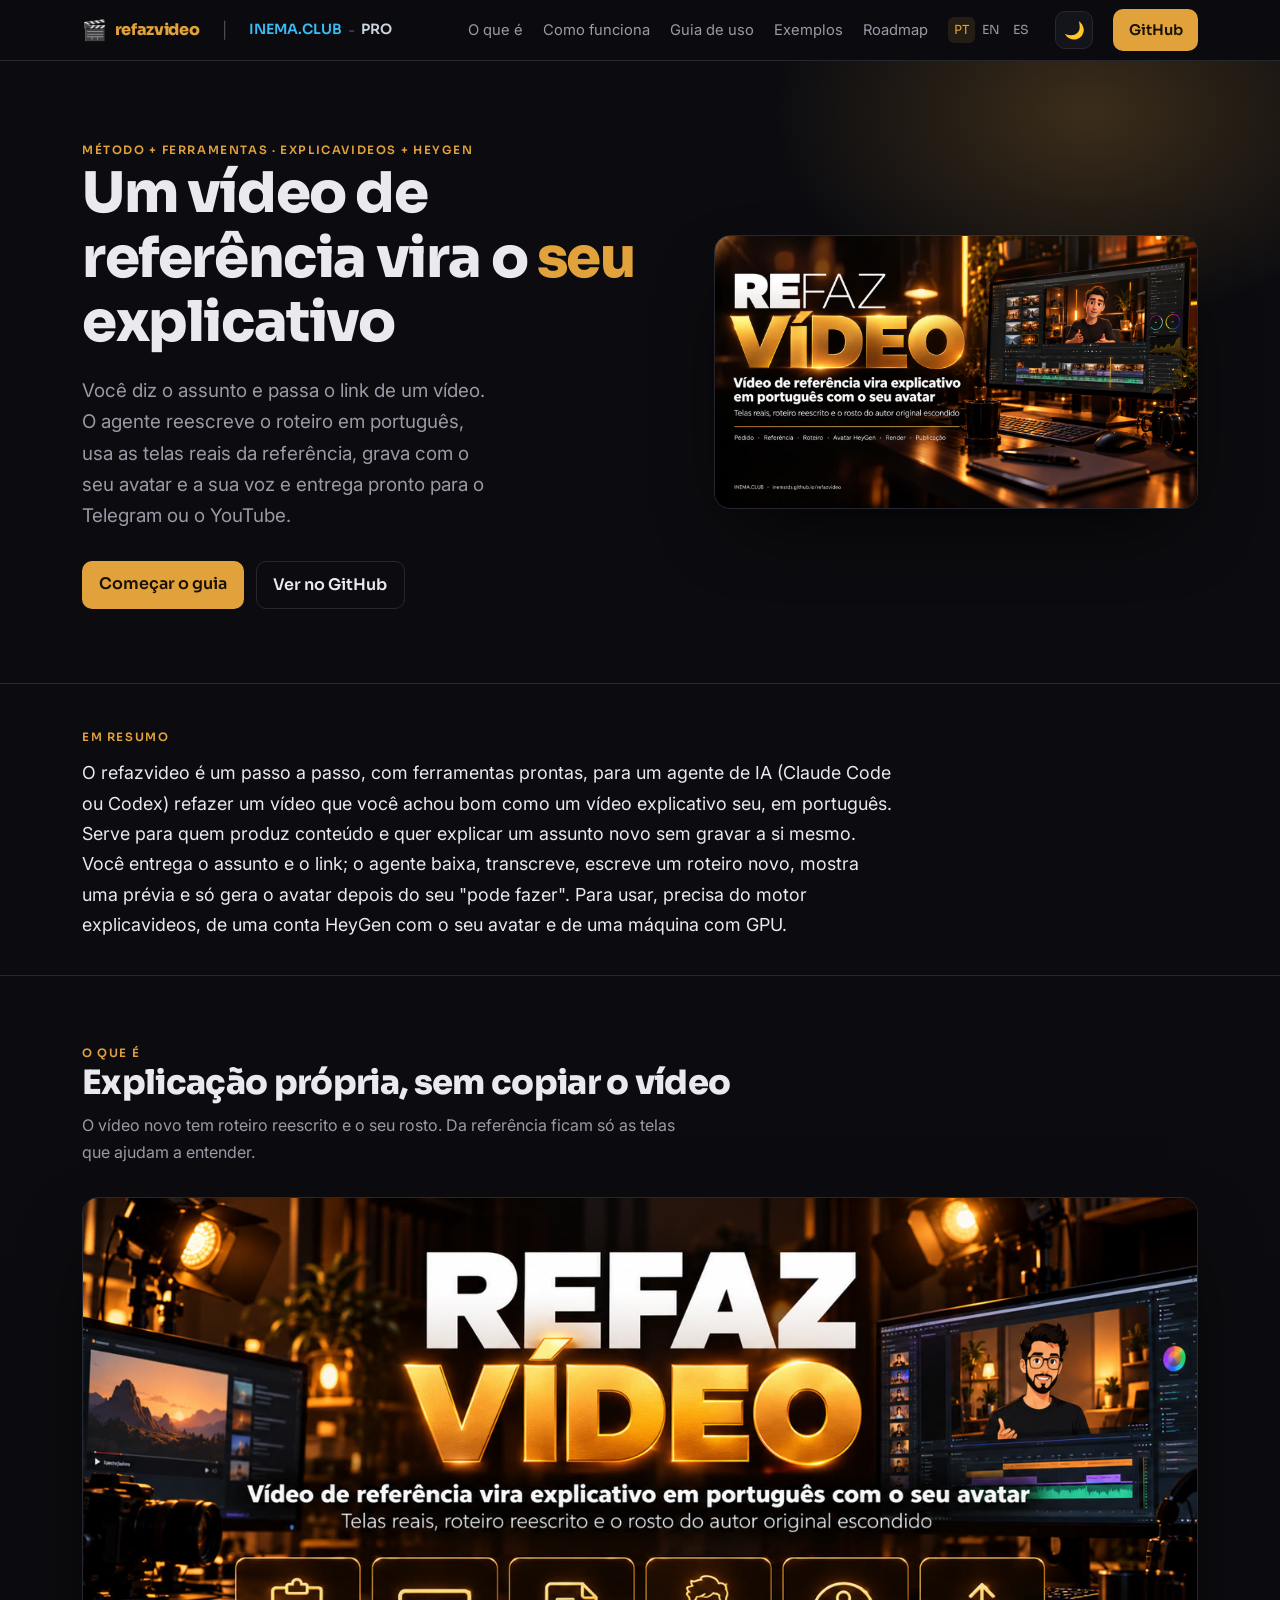
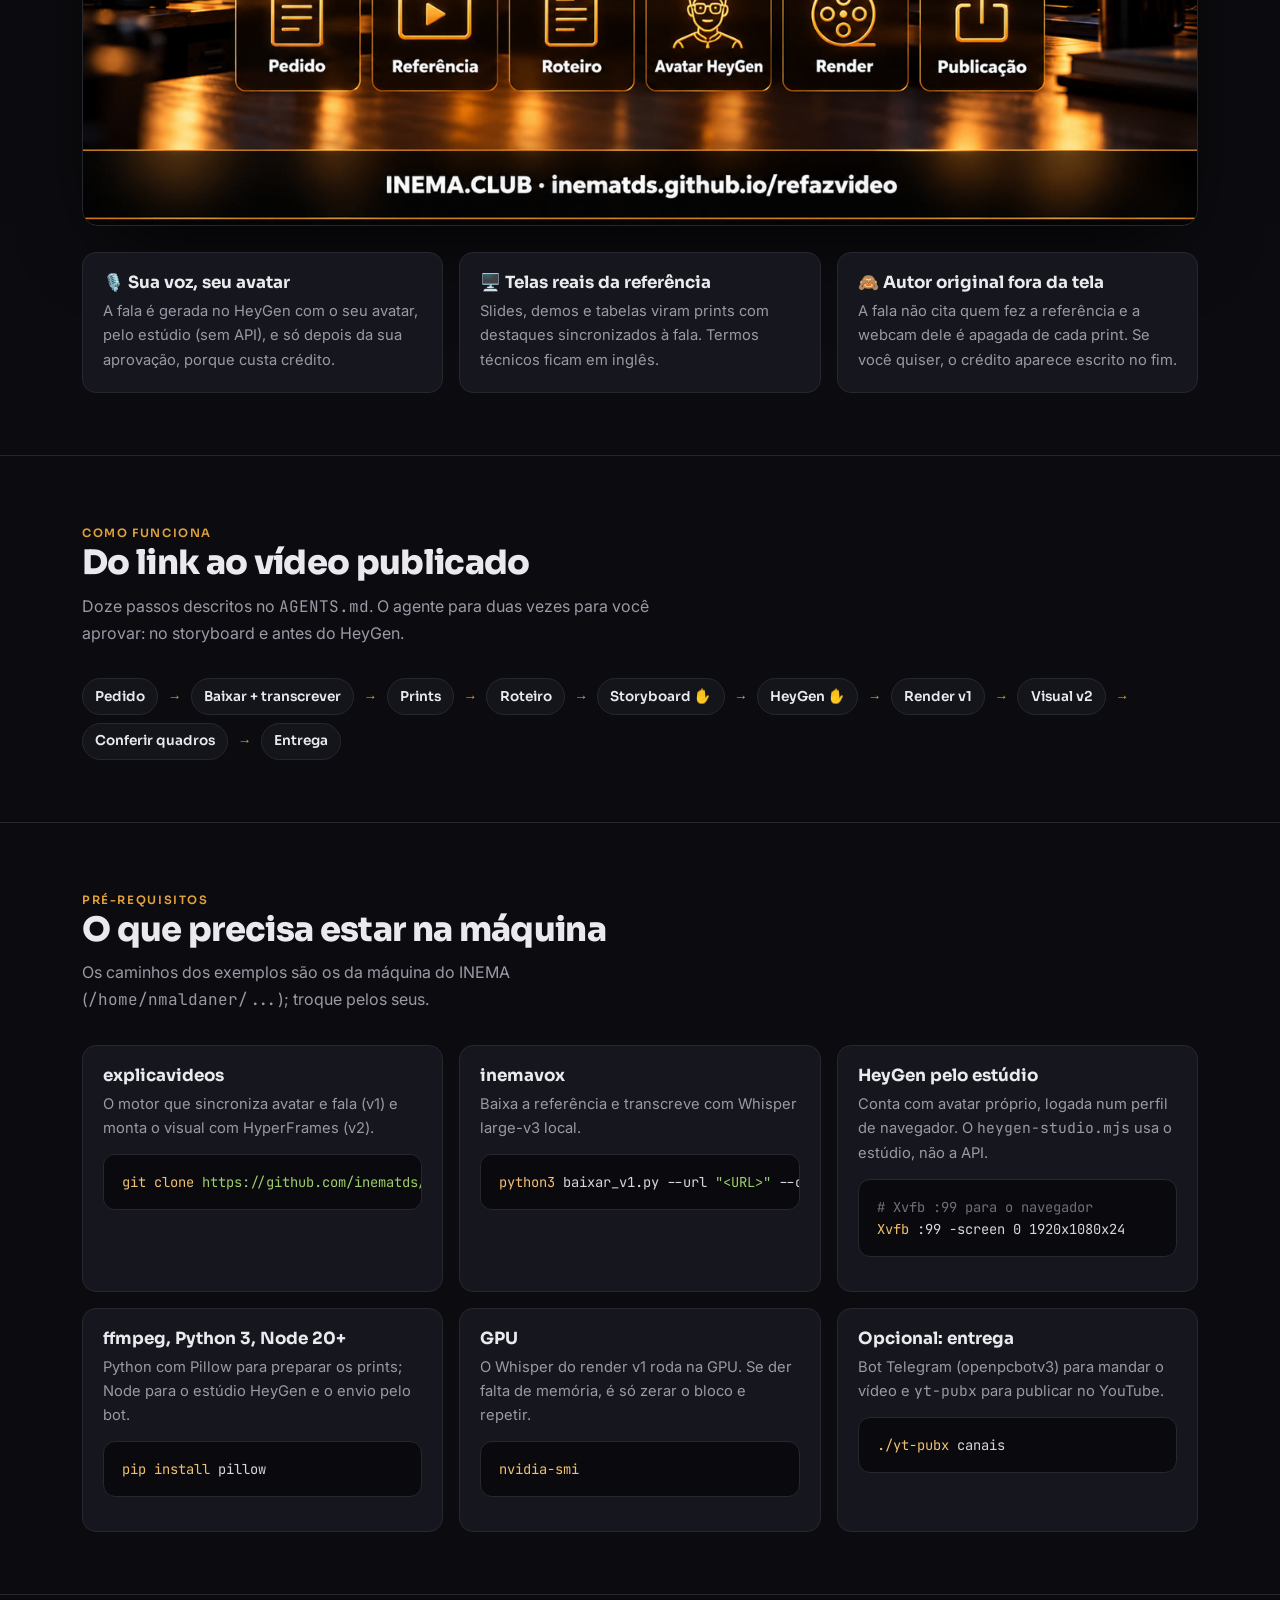
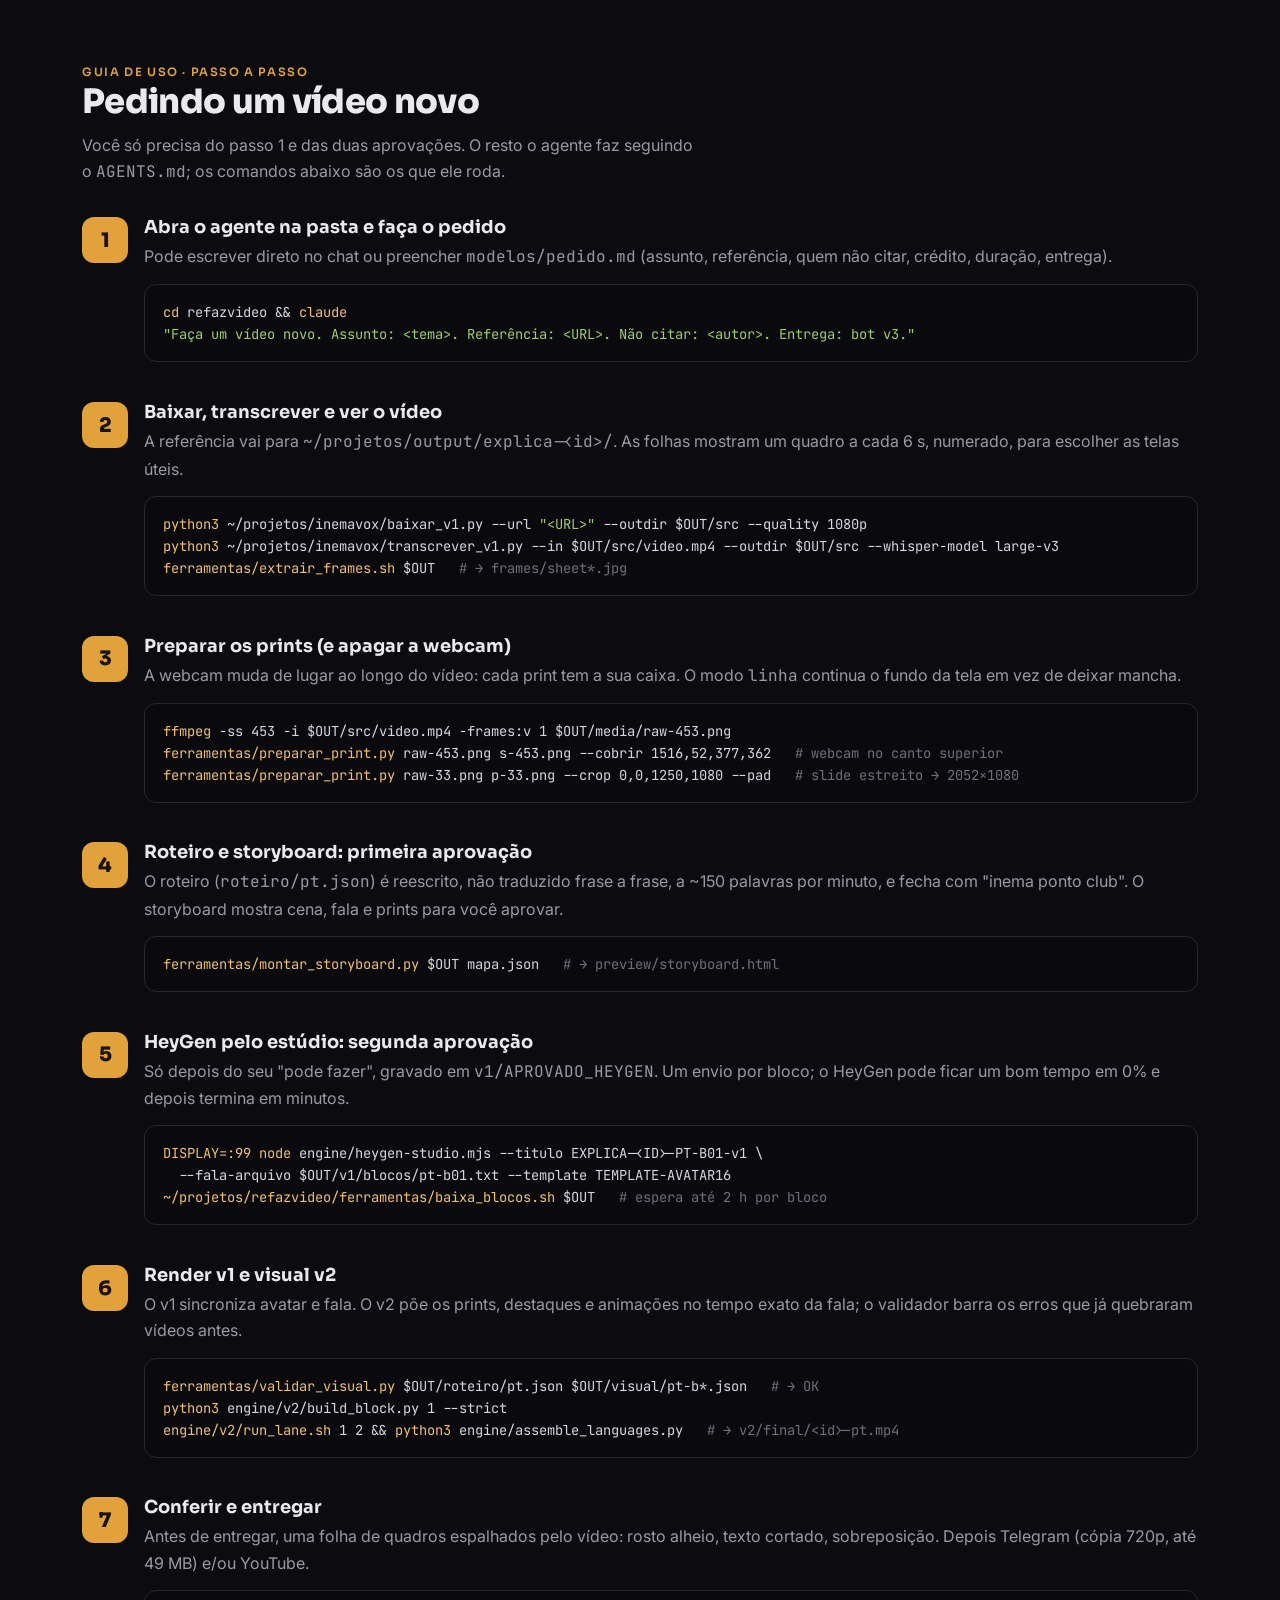
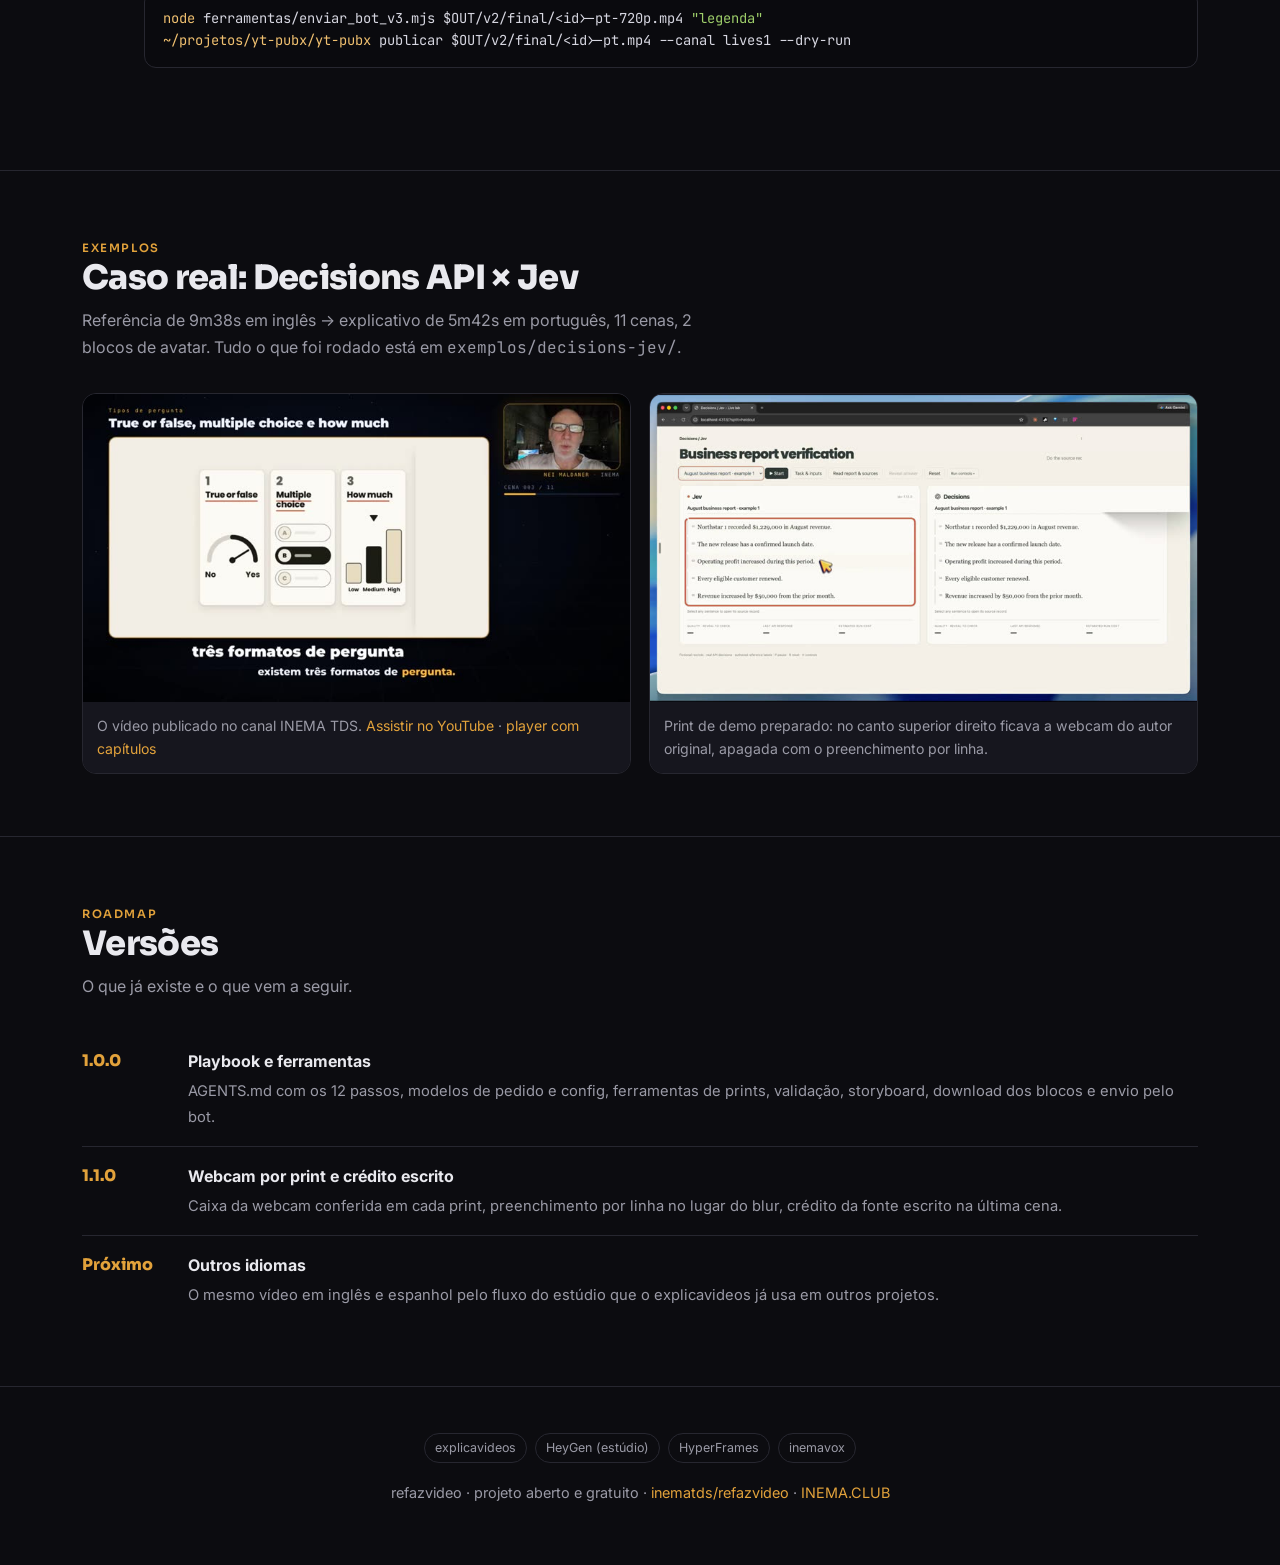
<file: guia/index.html>
<!DOCTYPE html>
<html lang="pt-BR">
<head>
<meta charset="utf-8">
<meta name="viewport" content="width=device-width, initial-scale=1">
<title>refazvideo — vídeo de referência vira explicativo com o seu avatar</title>
<meta name="description" content="Método e ferramentas para um agente refazer um vídeo de referência como explicativo em português, com o seu avatar e a sua voz (explicavideos + HeyGen).">
<link rel="alternate" hreflang="pt-BR" href="https://inematds.github.io/refazvideo/guia/">
<link rel="alternate" hreflang="en" href="https://inematds.github.io/refazvideo/guia/en/">
<link rel="alternate" hreflang="es" href="https://inematds.github.io/refazvideo/guia/es/">
<link rel="preconnect" href="https://fonts.googleapis.com">
<link rel="preconnect" href="https://fonts.gstatic.com" crossorigin>
<link href="https://fonts.googleapis.com/css2?family=Sora:wght@400;600;800&family=Inter:wght@400;500;600&family=JetBrains+Mono:wght@400;600&display=swap" rel="stylesheet">
<style>
  :root{
    --bg:#0c0c10; --bg2:#14141b; --card:#16161e; --line:#272730;
    --txt:#e9e9ee; --mut:#9a9aa6; --amb:#E2A23B; --amb2:#f0c070; --sky:#38bdf8; --pro:#cbd5e1;
    color-scheme:dark;
  }
  body.light{
    --bg:#f6f7f9; --bg2:#eceef2; --card:#ffffff; --line:#e1e3ea;
    --txt:#1a1a22; --mut:#5b5b68; --amb:#b9791d; --amb2:#a16207; --sky:#0369a1; --pro:#b45309;
    color-scheme:light;
  }
  body.light .hero .glow{opacity:.5}
  body.light pre{background:#0e0e14;color:#d6d6e0}
  body.light pre .c{color:#8a8a98}
  *{box-sizing:border-box}
  html{scroll-behavior:smooth}
  body{margin:0;background:var(--bg);color:var(--txt);font:16px/1.65 Inter,system-ui,sans-serif;-webkit-font-smoothing:antialiased}
  h1,h2,h3{font-family:Sora,sans-serif;line-height:1.15;margin:0}
  a{color:var(--amb);text-decoration:none}
  code,pre{font-family:"JetBrains Mono",monospace}
  .wrap{max-width:1160px;margin:0 auto;padding:0 22px}
  .mut{color:var(--mut)} .amb{color:var(--amb)}
  .chip{display:inline-block;font-size:.72rem;letter-spacing:.14em;text-transform:uppercase;color:var(--amb);font-weight:600;font-family:Sora}
  nav{position:sticky;top:0;z-index:30;backdrop-filter:blur(12px);background:rgba(12,12,16,.78);border-bottom:1px solid var(--line)}
  nav .wrap{display:flex;align-items:center;gap:22px;height:60px}
  nav .brand{display:flex;align-items:center;gap:8px;font-family:Sora;font-weight:800;letter-spacing:-.02em;color:var(--amb)}
  nav .brand .emoji{font-size:1.25rem}
  nav .sep{color:var(--mut);opacity:.45}
  nav .inema{color:var(--sky);font-weight:600;font-size:.88rem;font-family:Sora}
  nav .inema:hover{filter:brightness(1.15)}
  nav .pro{color:var(--pro);font-weight:600;font-size:.88rem;font-family:Sora}
  nav .pro:hover{filter:brightness(1.15)}
  nav .clubpro{display:inline-flex;align-items:center;gap:6px}
  nav .links{margin-left:auto;display:flex;align-items:center;gap:20px;font-size:.92rem}
  nav .links a.sec{color:var(--mut)} nav .links a.sec:hover{color:var(--txt)}
  .lang{display:inline-flex;gap:2px;font-family:Sora;font-size:.78rem}
  .lang a{color:var(--mut);padding:.2em .45em;border-radius:6px} .lang a.on{color:var(--amb);background:rgba(226,162,59,.12)}
  .tgl{background:var(--bg2);border:1px solid var(--line);color:var(--txt);width:38px;height:38px;border-radius:10px;cursor:pointer;display:inline-flex;align-items:center;justify-content:center;font-size:1.05rem}
  .tgl:hover{border-color:var(--amb)}
  .btn{display:inline-block;background:var(--amb);color:#1a1206;font-weight:600;padding:.6em 1.05em;border-radius:10px;font-family:Sora}
  .btn.ghost{background:transparent;color:var(--txt);border:1px solid var(--line)}
  @media(max-width:760px){nav .links a.sec{display:none}}
  @media(max-width:520px){nav .wrap{gap:8px;padding:8px 14px;height:auto;flex-wrap:wrap} nav .links{gap:8px;margin-left:0;width:100%;justify-content:space-between} nav .btn{padding:.45em .7em;font-size:.82rem} .tgl{width:34px;height:34px}}
  .hero{position:relative;overflow:hidden;border-bottom:1px solid var(--line)}
  .hero .glow{position:absolute;inset:-40% -20% auto auto;width:70%;height:600px;background:radial-gradient(closest-side,rgba(226,162,59,.22),transparent 70%);pointer-events:none}
  .hero .wrap{display:grid;grid-template-columns:1.1fr .9fr;gap:40px;align-items:center;padding:74px 22px}
  .hero h1{font-size:clamp(2.2rem,5vw,3.5rem);font-weight:800;letter-spacing:-.025em}
  .hero p.lead{font-size:1.18rem;color:var(--mut);margin:1.1em 0 1.6em;max-width:34ch}
  .hero .cta{display:flex;gap:12px;flex-wrap:wrap}
  .hero figure{margin:0;border-radius:16px;overflow:hidden;border:1px solid var(--line);box-shadow:0 30px 80px -30px #000}
  .hero figure img{width:100%;display:block}
  .resumo{padding:38px 0 34px;border-bottom:1px solid var(--line)}
  .resumo p{font-size:1.12rem;line-height:1.7;max-width:74ch;margin:.55em 0 0}
  @media(max-width:780px){.hero .wrap{grid-template-columns:1fr;padding:48px 22px}}
  section{padding:62px 0;border-bottom:1px solid var(--line)}
  section h2{font-size:clamp(1.5rem,3.4vw,2.1rem);font-weight:800;letter-spacing:-.02em}
  section .sub{color:var(--mut);margin:.6em 0 2em;max-width:62ch}
  .grid{display:grid;gap:16px}
  .g3{grid-template-columns:repeat(3,1fr)} .g4{grid-template-columns:repeat(4,1fr)} .g2{grid-template-columns:repeat(2,1fr)}
  @media(max-width:820px){.g3,.g4{grid-template-columns:1fr 1fr}}
  @media(max-width:540px){.g2,.g3,.g4{grid-template-columns:1fr}}
  .card{background:var(--card);border:1px solid var(--line);border-radius:14px;padding:20px}
  .card h3{font-size:1.05rem;margin-bottom:.4em}
  .card p{color:var(--mut);font-size:.92rem;margin:0}
  .num{display:inline-flex;width:30px;height:30px;align-items:center;justify-content:center;border-radius:8px;background:rgba(226,162,59,.14);color:var(--amb);font-family:Sora;font-weight:800;font-size:.9rem;margin-bottom:.7em}
  .flow{display:flex;flex-wrap:wrap;gap:8px;align-items:center;margin-top:10px}
  .flow span{background:var(--bg2);border:1px solid var(--line);border-radius:999px;padding:.45em .9em;font-size:.85rem;font-family:Sora;font-weight:600}
  .flow .arr{color:var(--amb);border:none;background:none;padding:0 .1em}
  pre{background:#0a0a0e;border:1px solid var(--line);border-radius:12px;padding:16px 18px;overflow:auto;font-size:.86rem;line-height:1.6;color:#d6d6e0}
  pre .c{color:#6f6f7c} pre .k{color:var(--amb2)} pre .s{color:#9ece6a}
  .step{display:grid;grid-template-columns:46px minmax(0,1fr);gap:16px;margin-bottom:26px}
  .step>div,.card{min-width:0}
  p code,li code,td code{overflow-wrap:anywhere}
  .step .b{width:46px;height:46px;border-radius:12px;background:var(--amb);color:#1a1206;font-family:Sora;font-weight:800;font-size:1.25rem;display:flex;align-items:center;justify-content:center}
  .step h3{font-size:1.12rem;margin-bottom:.3em}
  .step p{color:var(--mut);margin:.2em 0 .7em}
  .ex{display:grid;grid-template-columns:1fr 1fr;gap:18px}
  @media(max-width:680px){.ex{grid-template-columns:1fr}}
  .ex figure{margin:0;border-radius:14px;overflow:hidden;border:1px solid var(--line)}
  .ex figure img{width:100%;display:block}
  .ex figcaption{padding:12px 14px;font-size:.88rem;color:var(--mut);background:var(--card)}
  .phase{display:flex;gap:14px;padding:16px 0;border-bottom:1px solid var(--line)}
  .phase:last-child{border:none}
  .phase .tag{flex:0 0 92px;font-family:Sora;font-weight:800;color:var(--amb)}
  .phase .d strong{display:block;margin-bottom:.2em}
  .phase .d span{color:var(--mut);font-size:.92rem}
  footer{padding:46px 0;text-align:center;color:var(--mut);font-size:.9rem}
  .pill{display:inline-block;border:1px solid var(--line);border-radius:999px;padding:.3em .8em;font-size:.78rem;color:var(--mut);margin:0 4px}
</style>
</head>
<body>

<nav><div class="wrap">
  <a class="brand" href="#top"><span class="emoji">🎬</span> refazvideo</a>
  <span class="sep">|</span>
  <span class="clubpro">
    <a class="inema" href="https://inema.club" target="_blank" rel="noopener">INEMA.CLUB</a>
    <span class="sep">-</span>
    <a class="pro" href="https://inema.pro" target="_blank" rel="noopener">PRO</a>
  </span>
  <div class="links">
    <a class="sec" href="#oque">O que é</a>
    <a class="sec" href="#fluxo">Como funciona</a>
    <a class="sec" href="#guia">Guia de uso</a>
    <a class="sec" href="#exemplos">Exemplos</a>
    <a class="sec" href="#roadmap">Roadmap</a>
    <span class="lang"><a class="on" href="./">PT</a><a href="en/">EN</a><a href="es/">ES</a></span>
    <button class="tgl" id="themeToggle" aria-label="Alternar tema" title="Alternar tema">🌙</button>
    <a class="btn" href="https://github.com/inematds/refazvideo" target="_blank" rel="noopener">GitHub</a>
  </div>
</div></nav>

<header class="hero" id="top">
  <div class="glow"></div>
  <div class="wrap">
    <div>
      <span class="chip">Método + ferramentas · explicavideos + HeyGen</span>
      <h1>Um vídeo de referência vira o <span class="amb">seu</span> explicativo</h1>
      <p class="lead">Você diz o assunto e passa o link de um vídeo. O agente reescreve o roteiro em português, usa as telas reais da referência, grava com o seu avatar e a sua voz e entrega pronto para o Telegram ou o YouTube.</p>
      <div class="cta">
        <a class="btn" href="#guia">Começar o guia</a>
        <a class="btn ghost" href="https://github.com/inematds/refazvideo" target="_blank" rel="noopener">Ver no GitHub</a>
      </div>
    </div>
    <figure><img src="assets/banner.jpg" alt="Banner do refazvideo: vídeo de referência vira explicativo com avatar"></figure>
  </div>
</header>

<section id="resumo" class="resumo"><div class="wrap">
  <span class="chip">Em resumo</span>
  <p>O refazvideo é um passo a passo, com ferramentas prontas, para um agente de IA (Claude Code ou Codex) refazer um vídeo que você achou bom como um vídeo explicativo seu, em português. Serve para quem produz conteúdo e quer explicar um assunto novo sem gravar a si mesmo. Você entrega o assunto e o link; o agente baixa, transcreve, escreve um roteiro novo, mostra uma prévia e só gera o avatar depois do seu "pode fazer". Para usar, precisa do motor explicavideos, de uma conta HeyGen com o seu avatar e de uma máquina com GPU.</p>
</div></section>

<section id="oque"><div class="wrap">
  <span class="chip">O que é</span>
  <h2>Explicação própria, sem copiar o vídeo</h2>
  <p class="sub">O vídeo novo tem roteiro reescrito e o seu rosto. Da referência ficam só as telas que ajudam a entender.</p>
  <figure style="margin:0 0 26px;border-radius:16px;overflow:hidden;border:1px solid var(--line);box-shadow:0 30px 80px -30px #000"><img src="assets/banner-grade.jpg" alt="As etapas do refazvideo: pedido, referência, roteiro, avatar, render e publicação" loading="lazy" style="width:100%;display:block"></figure>
  <div class="grid g3">
    <div class="card"><h3>🎙️ Sua voz, seu avatar</h3><p>A fala é gerada no HeyGen com o seu avatar, pelo estúdio (sem API), e só depois da sua aprovação, porque custa crédito.</p></div>
    <div class="card"><h3>🖥️ Telas reais da referência</h3><p>Slides, demos e tabelas viram prints com destaques sincronizados à fala. Termos técnicos ficam em inglês.</p></div>
    <div class="card"><h3>🙈 Autor original fora da tela</h3><p>A fala não cita quem fez a referência e a webcam dele é apagada de cada print. Se você quiser, o crédito aparece escrito no fim.</p></div>
  </div>
</div></section>

<section id="fluxo"><div class="wrap">
  <span class="chip">Como funciona</span>
  <h2>Do link ao vídeo publicado</h2>
  <p class="sub">Doze passos descritos no <code>AGENTS.md</code>. O agente para duas vezes para você aprovar: no storyboard e antes do HeyGen.</p>
  <div class="flow">
    <span>Pedido</span><span class="arr">→</span>
    <span>Baixar + transcrever</span><span class="arr">→</span>
    <span>Prints</span><span class="arr">→</span>
    <span>Roteiro</span><span class="arr">→</span>
    <span>Storyboard ✋</span><span class="arr">→</span>
    <span>HeyGen ✋</span><span class="arr">→</span>
    <span>Render v1</span><span class="arr">→</span>
    <span>Visual v2</span><span class="arr">→</span>
    <span>Conferir quadros</span><span class="arr">→</span>
    <span>Entrega</span>
  </div>
</div></section>

<section id="pre"><div class="wrap">
  <span class="chip">Pré-requisitos</span>
  <h2>O que precisa estar na máquina</h2>
  <p class="sub">Os caminhos dos exemplos são os da máquina do INEMA (<code>/home/nmaldaner/...</code>); troque pelos seus.</p>
  <div class="grid g3">
    <div class="card"><h3>explicavideos</h3><p>O motor que sincroniza avatar e fala (v1) e monta o visual com HyperFrames (v2).</p><pre><span class="k">git clone</span> <span class="s">https://github.com/inematds/explicavideos</span></pre></div>
    <div class="card"><h3>inemavox</h3><p>Baixa a referência e transcreve com Whisper large-v3 local.</p><pre><span class="k">python3</span> baixar_v1.py --url <span class="s">"&lt;URL&gt;"</span> --outdir src</pre></div>
    <div class="card"><h3>HeyGen pelo estúdio</h3><p>Conta com avatar próprio, logada num perfil de navegador. O <code>heygen-studio.mjs</code> usa o estúdio, não a API.</p><pre><span class="c"># Xvfb :99 para o navegador</span>
<span class="k">Xvfb</span> :99 -screen 0 1920x1080x24</pre></div>
    <div class="card"><h3>ffmpeg, Python 3, Node 20+</h3><p>Python com Pillow para preparar os prints; Node para o estúdio HeyGen e o envio pelo bot.</p><pre><span class="k">pip install</span> pillow</pre></div>
    <div class="card"><h3>GPU</h3><p>O Whisper do render v1 roda na GPU. Se der falta de memória, é só zerar o bloco e repetir.</p><pre><span class="k">nvidia-smi</span></pre></div>
    <div class="card"><h3>Opcional: entrega</h3><p>Bot Telegram (openpcbotv3) para mandar o vídeo e <code>yt-pubx</code> para publicar no YouTube.</p><pre><span class="k">./yt-pubx</span> canais</pre></div>
  </div>
</div></section>

<section id="guia"><div class="wrap">
  <span class="chip">Guia de uso · passo a passo</span>
  <h2>Pedindo um vídeo novo</h2>
  <p class="sub">Você só precisa do passo 1 e das duas aprovações. O resto o agente faz seguindo o <code>AGENTS.md</code>; os comandos abaixo são os que ele roda.</p>

  <div class="step"><div class="b">1</div><div>
    <h3>Abra o agente na pasta e faça o pedido</h3>
    <p>Pode escrever direto no chat ou preencher <code>modelos/pedido.md</code> (assunto, referência, quem não citar, crédito, duração, entrega).</p>
<pre><span class="k">cd</span> refazvideo &amp;&amp; <span class="k">claude</span>
<span class="s">"Faça um vídeo novo. Assunto: &lt;tema&gt;. Referência: &lt;URL&gt;. Não citar: &lt;autor&gt;. Entrega: bot v3."</span></pre>
  </div></div>

  <div class="step"><div class="b">2</div><div>
    <h3>Baixar, transcrever e ver o vídeo</h3>
    <p>A referência vai para <code>~/projetos/output/explica-&lt;id&gt;/</code>. As folhas mostram um quadro a cada 6 s, numerado, para escolher as telas úteis.</p>
<pre><span class="k">python3</span> ~/projetos/inemavox/baixar_v1.py --url <span class="s">"&lt;URL&gt;"</span> --outdir $OUT/src --quality 1080p
<span class="k">python3</span> ~/projetos/inemavox/transcrever_v1.py --in $OUT/src/video.mp4 --outdir $OUT/src --whisper-model large-v3
<span class="k">ferramentas/extrair_frames.sh</span> $OUT   <span class="c"># → frames/sheet*.jpg</span></pre>
  </div></div>

  <div class="step"><div class="b">3</div><div>
    <h3>Preparar os prints (e apagar a webcam)</h3>
    <p>A webcam muda de lugar ao longo do vídeo: cada print tem a sua caixa. O modo <code>linha</code> continua o fundo da tela em vez de deixar mancha.</p>
<pre><span class="k">ffmpeg</span> -ss 453 -i $OUT/src/video.mp4 -frames:v 1 $OUT/media/raw-453.png
<span class="k">ferramentas/preparar_print.py</span> raw-453.png s-453.png --cobrir 1516,52,377,362   <span class="c"># webcam no canto superior</span>
<span class="k">ferramentas/preparar_print.py</span> raw-33.png p-33.png --crop 0,0,1250,1080 --pad   <span class="c"># slide estreito → 2052×1080</span></pre>
  </div></div>

  <div class="step"><div class="b">4</div><div>
    <h3>Roteiro e storyboard: primeira aprovação</h3>
    <p>O roteiro (<code>roteiro/pt.json</code>) é reescrito, não traduzido frase a frase, a ~150 palavras por minuto, e fecha com "inema ponto club". O storyboard mostra cena, fala e prints para você aprovar.</p>
<pre><span class="k">ferramentas/montar_storyboard.py</span> $OUT mapa.json   <span class="c"># → preview/storyboard.html</span></pre>
  </div></div>

  <div class="step"><div class="b">5</div><div>
    <h3>HeyGen pelo estúdio: segunda aprovação</h3>
    <p>Só depois do seu "pode fazer", gravado em <code>v1/APROVADO_HEYGEN</code>. Um envio por bloco; o HeyGen pode ficar um bom tempo em 0% e depois termina em minutos.</p>
<pre><span class="k">DISPLAY=:99 node</span> engine/heygen-studio.mjs --titulo EXPLICA-&lt;ID&gt;-PT-B01-v1 \
  --fala-arquivo $OUT/v1/blocos/pt-b01.txt --template TEMPLATE-AVATAR16
<span class="k">~/projetos/refazvideo/ferramentas/baixa_blocos.sh</span> $OUT   <span class="c"># espera até 2 h por bloco</span></pre>
  </div></div>

  <div class="step"><div class="b">6</div><div>
    <h3>Render v1 e visual v2</h3>
    <p>O v1 sincroniza avatar e fala. O v2 põe os prints, destaques e animações no tempo exato da fala; o validador barra os erros que já quebraram vídeos antes.</p>
<pre><span class="k">ferramentas/validar_visual.py</span> $OUT/roteiro/pt.json $OUT/visual/pt-b*.json   <span class="c"># → OK</span>
<span class="k">python3</span> engine/v2/build_block.py 1 --strict
<span class="k">engine/v2/run_lane.sh</span> 1 2 &amp;&amp; <span class="k">python3</span> engine/assemble_languages.py   <span class="c"># → v2/final/&lt;id&gt;-pt.mp4</span></pre>
  </div></div>

  <div class="step"><div class="b">7</div><div>
    <h3>Conferir e entregar</h3>
    <p>Antes de entregar, uma folha de quadros espalhados pelo vídeo: rosto alheio, texto cortado, sobreposição. Depois Telegram (cópia 720p, até 49 MB) e/ou YouTube.</p>
<pre><span class="k">node</span> ferramentas/enviar_bot_v3.mjs $OUT/v2/final/&lt;id&gt;-pt-720p.mp4 <span class="s">"legenda"</span>
<span class="k">~/projetos/yt-pubx/yt-pubx</span> publicar $OUT/v2/final/&lt;id&gt;-pt.mp4 --canal lives1 --dry-run</pre>
  </div></div>
</div></section>

<section id="exemplos"><div class="wrap">
  <span class="chip">Exemplos</span>
  <h2>Caso real: Decisions API × Jev</h2>
  <p class="sub">Referência de 9m38s em inglês → explicativo de 5m42s em português, 11 cenas, 2 blocos de avatar. Tudo o que foi rodado está em <code>exemplos/decisions-jev/</code>.</p>
  <div class="ex">
    <figure><a href="https://www.youtube.com/watch?v=O2061m5FG_I" target="_blank" rel="noopener"><img src="assets/ex1.jpg" alt="Capa do vídeo Decisions API × Jev em português"></a><figcaption>O vídeo publicado no canal INEMA TDS. <a href="https://www.youtube.com/watch?v=O2061m5FG_I" target="_blank" rel="noopener">Assistir no YouTube</a> · <a href="https://inematds.github.io/decisions-jev/videos/" target="_blank" rel="noopener">player com capítulos</a></figcaption></figure>
    <figure><img src="assets/ex2.jpg" alt="Print de demo com a webcam do autor original apagada"><figcaption>Print de demo preparado: no canto superior direito ficava a webcam do autor original, apagada com o preenchimento por linha.</figcaption></figure>
  </div>
</div></section>

<section id="roadmap"><div class="wrap">
  <span class="chip">Roadmap</span>
  <h2>Versões</h2>
  <p class="sub">O que já existe e o que vem a seguir.</p>
  <div class="phase"><div class="tag">1.0.0</div><div class="d"><strong>Playbook e ferramentas</strong><span>AGENTS.md com os 12 passos, modelos de pedido e config, ferramentas de prints, validação, storyboard, download dos blocos e envio pelo bot.</span></div></div>
  <div class="phase"><div class="tag">1.1.0</div><div class="d"><strong>Webcam por print e crédito escrito</strong><span>Caixa da webcam conferida em cada print, preenchimento por linha no lugar do blur, crédito da fonte escrito na última cena.</span></div></div>
  <div class="phase"><div class="tag">Próximo</div><div class="d"><strong>Outros idiomas</strong><span>O mesmo vídeo em inglês e espanhol pelo fluxo do estúdio que o explicavideos já usa em outros projetos.</span></div></div>
</div></section>

<footer>
  <div class="wrap">
    <div class="pill">explicavideos</div><div class="pill">HeyGen (estúdio)</div><div class="pill">HyperFrames</div><div class="pill">inemavox</div>
    <p style="margin-top:18px">refazvideo · projeto aberto e gratuito ·
      <a href="https://github.com/inematds/refazvideo">inematds/refazvideo</a> ·
      <a href="https://inema.club">INEMA.CLUB</a></p>
  </div>
</footer>

<script>
  (function(){
    var KEY='refazvideo-theme';
    var b=document.body, t=document.getElementById('themeToggle');
    try{ if(localStorage.getItem(KEY)==='light'){ b.classList.add('light'); t.textContent='☀️'; } }catch(e){}
    t.addEventListener('click',function(){
      var light=b.classList.toggle('light');
      t.textContent=light?'☀️':'🌙';
      try{ localStorage.setItem(KEY, light?'light':'dark'); }catch(e){}
    });
  })();
</script>
</body>
</html>
</file>
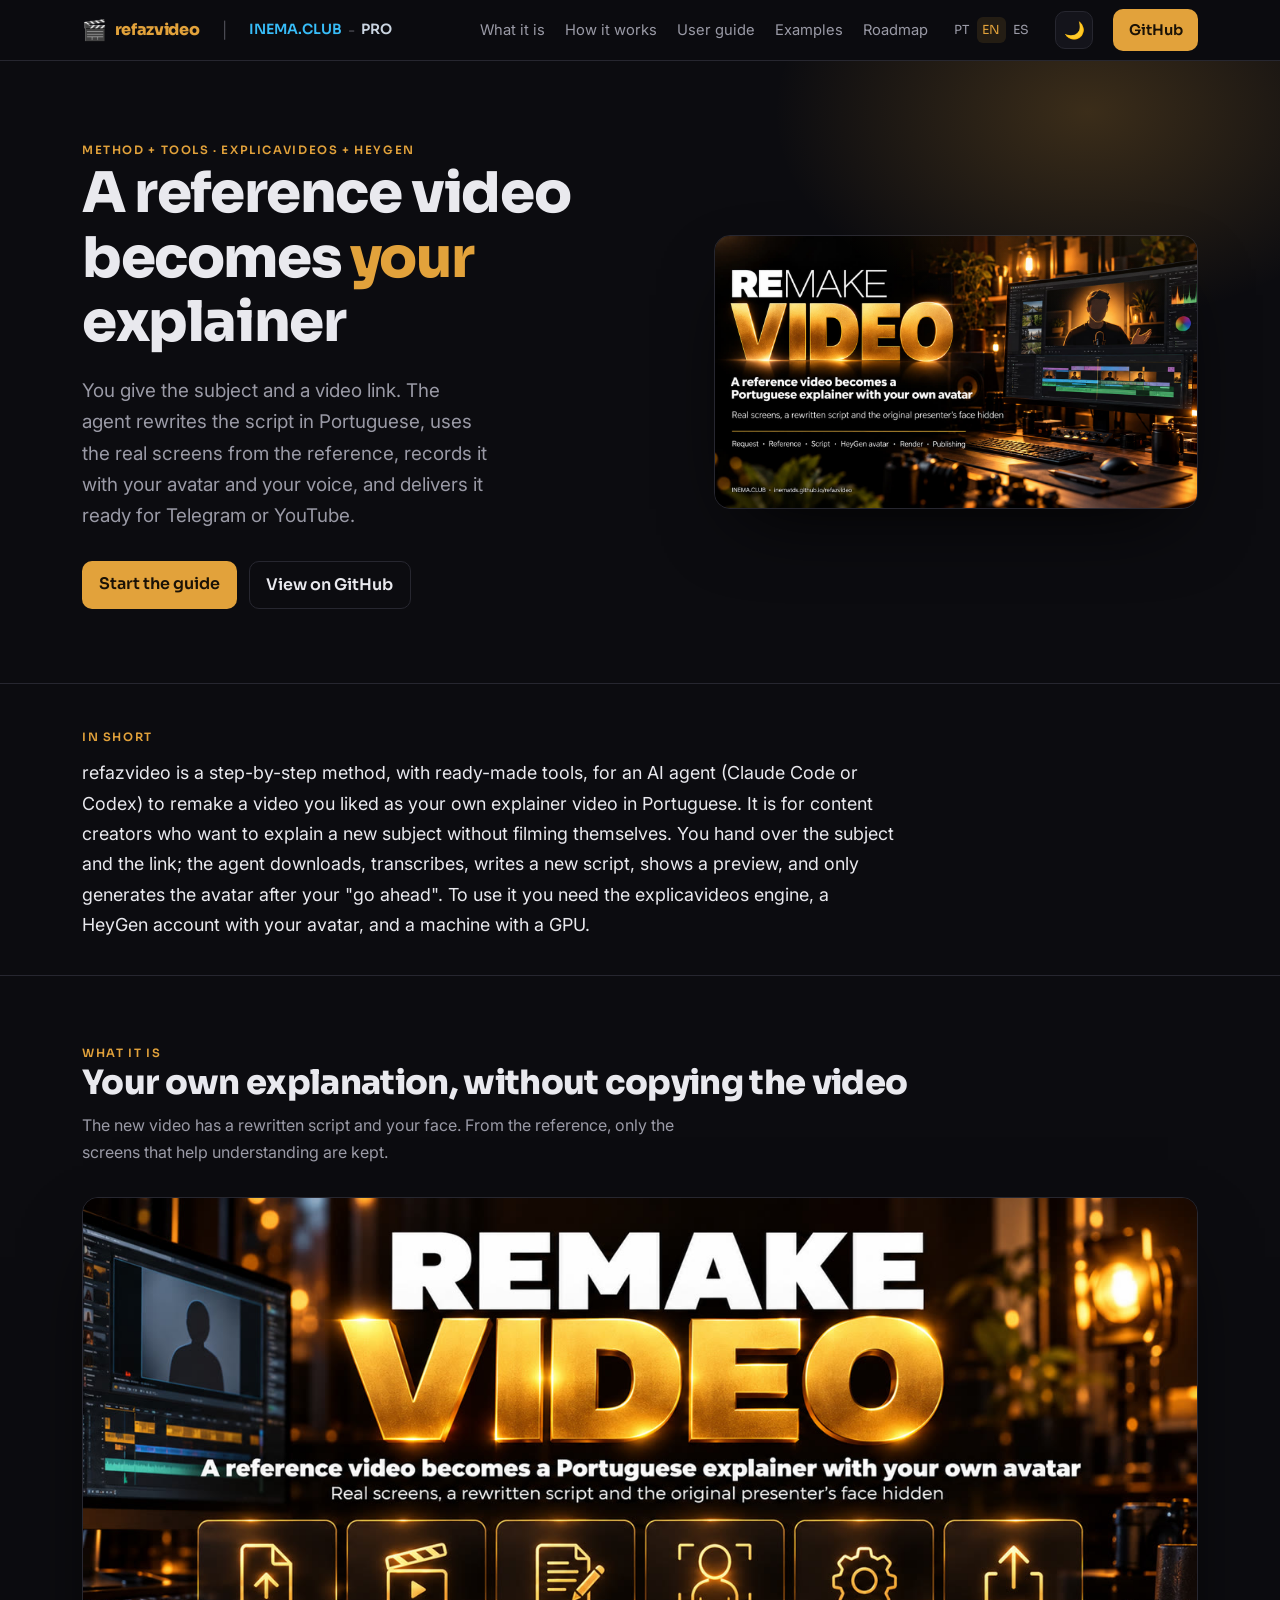
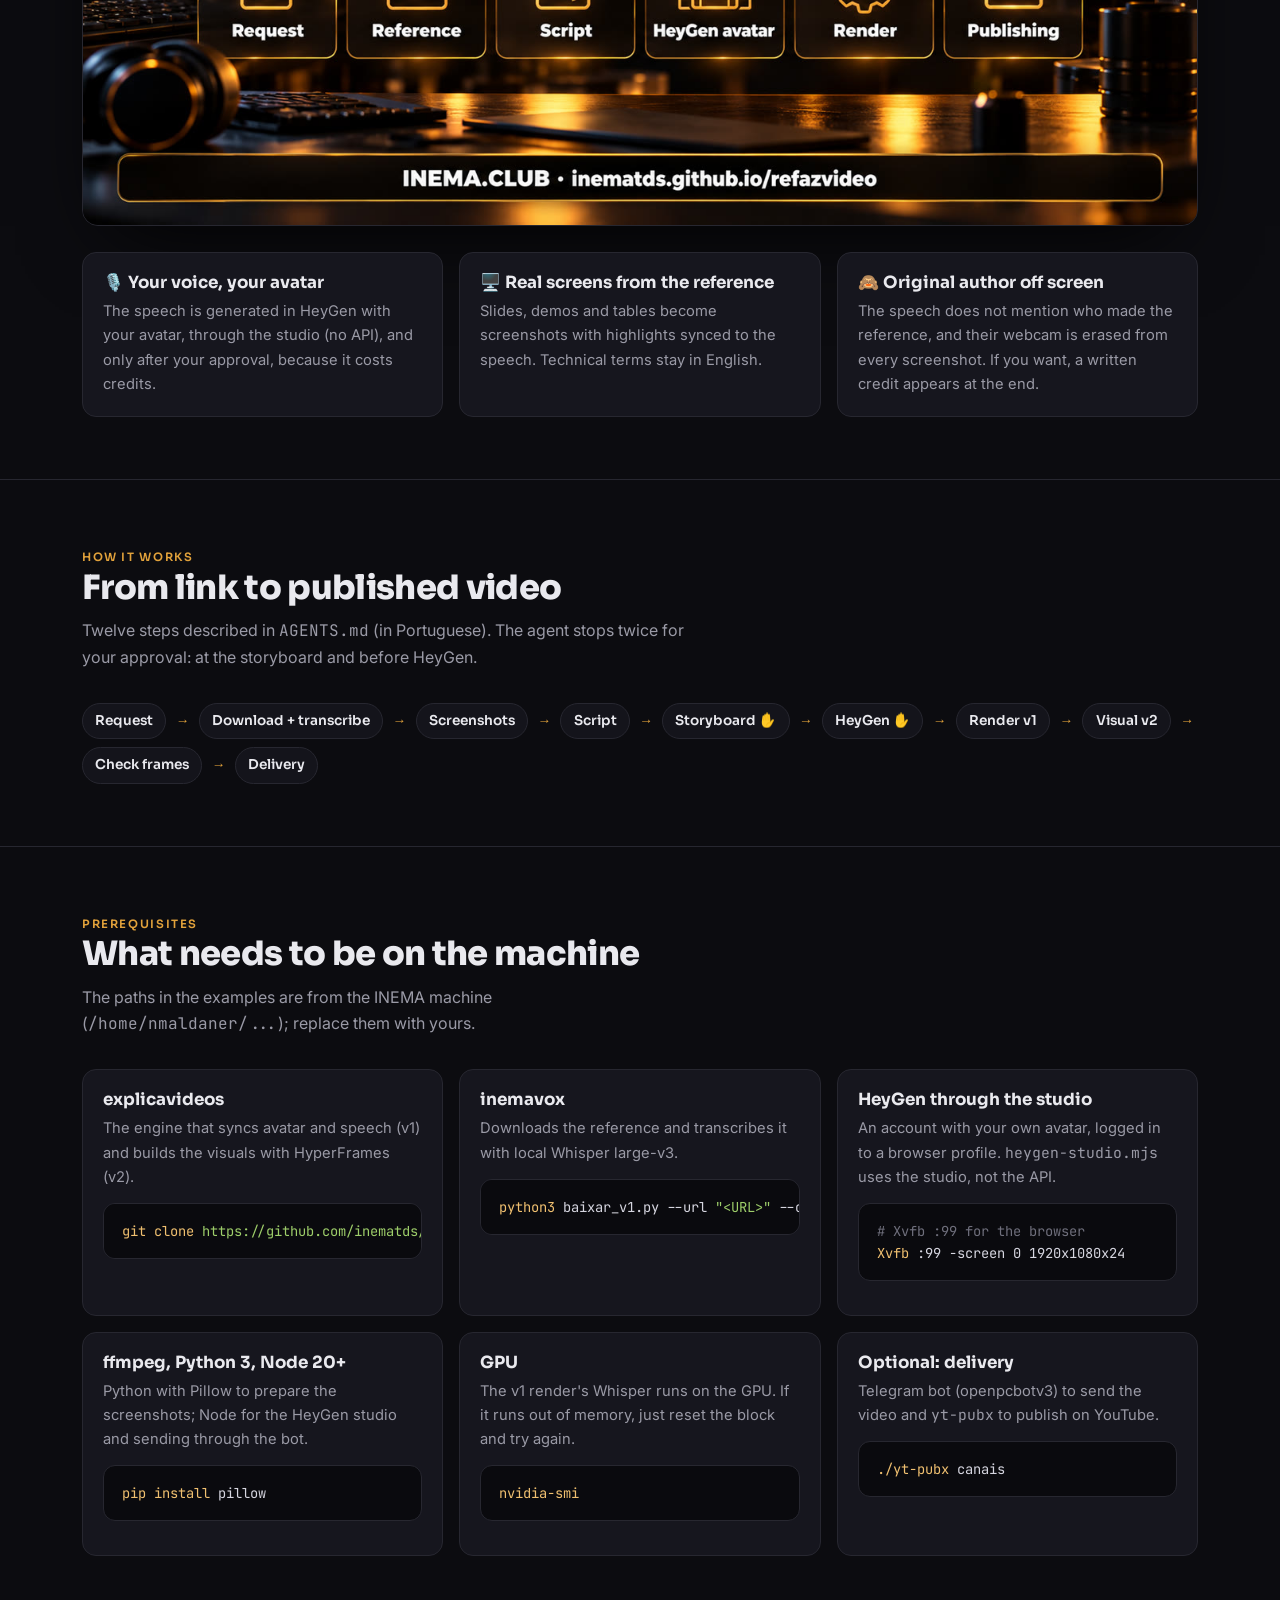
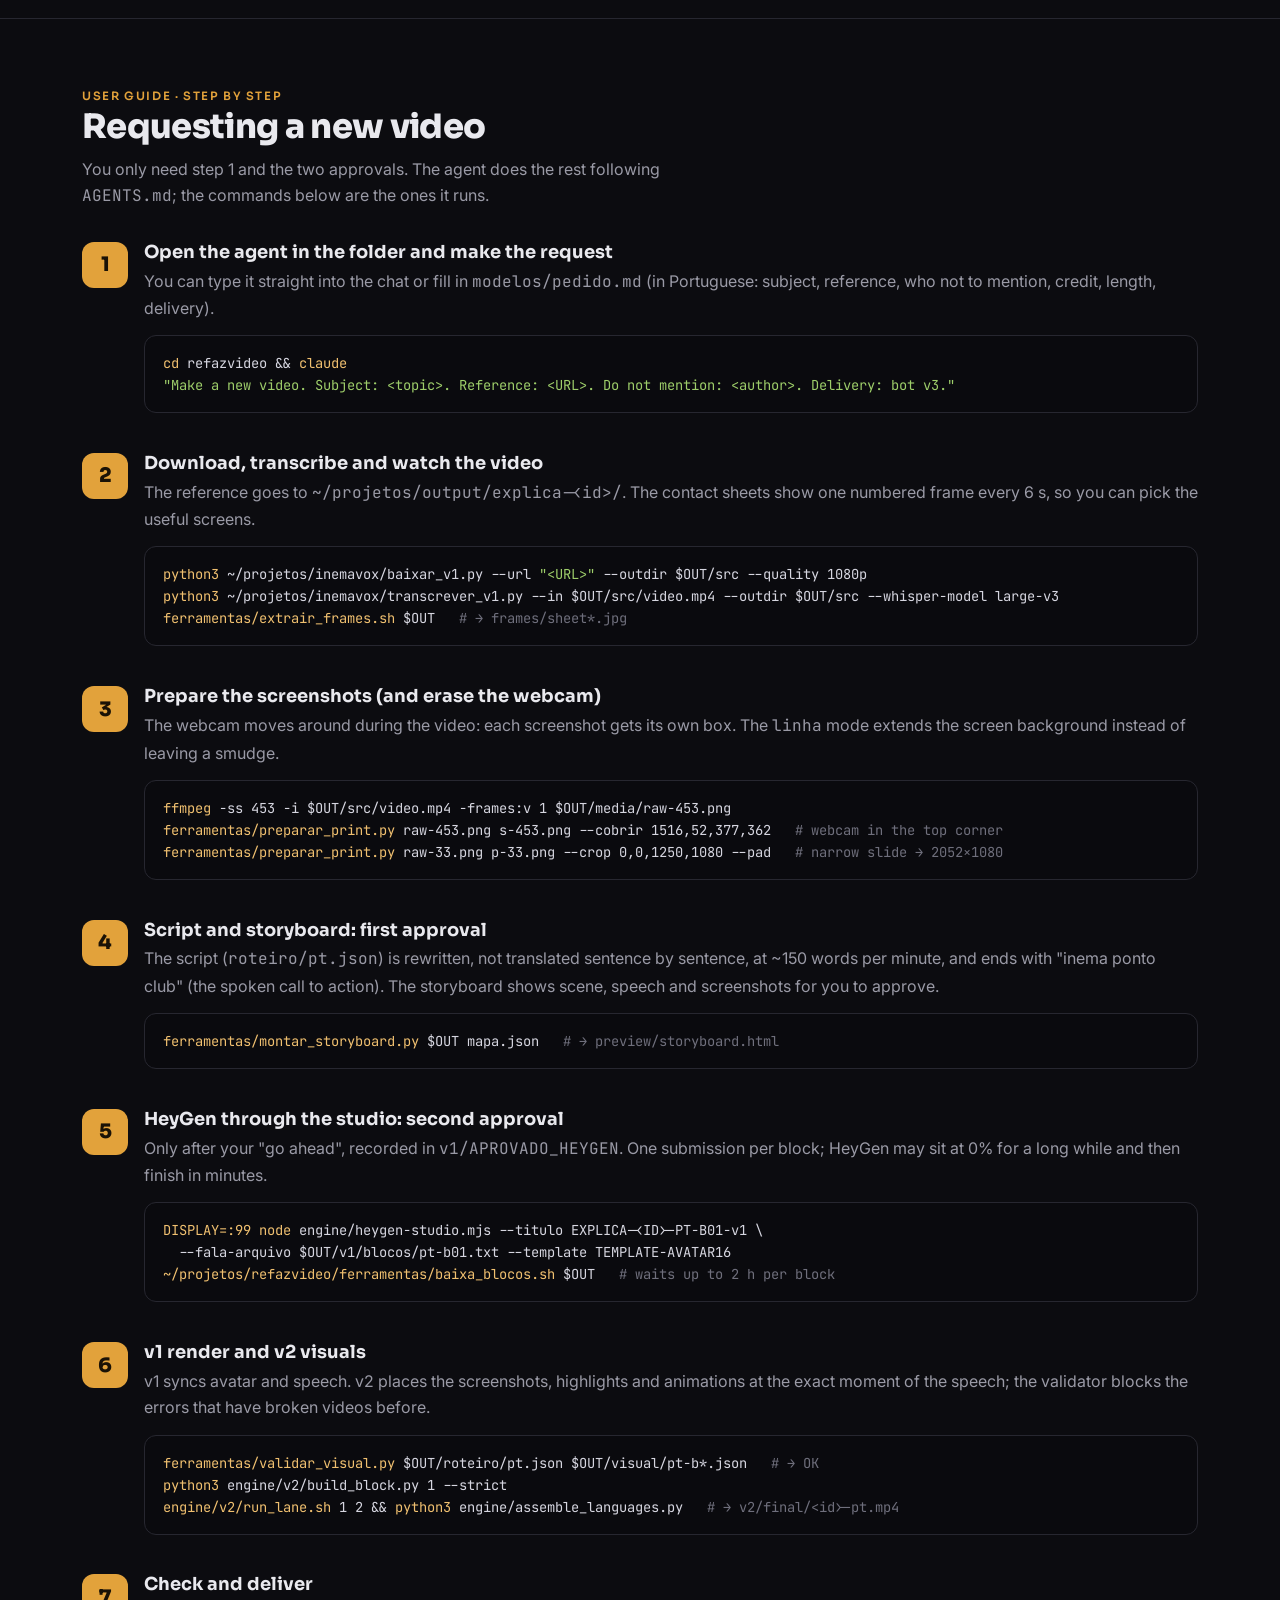
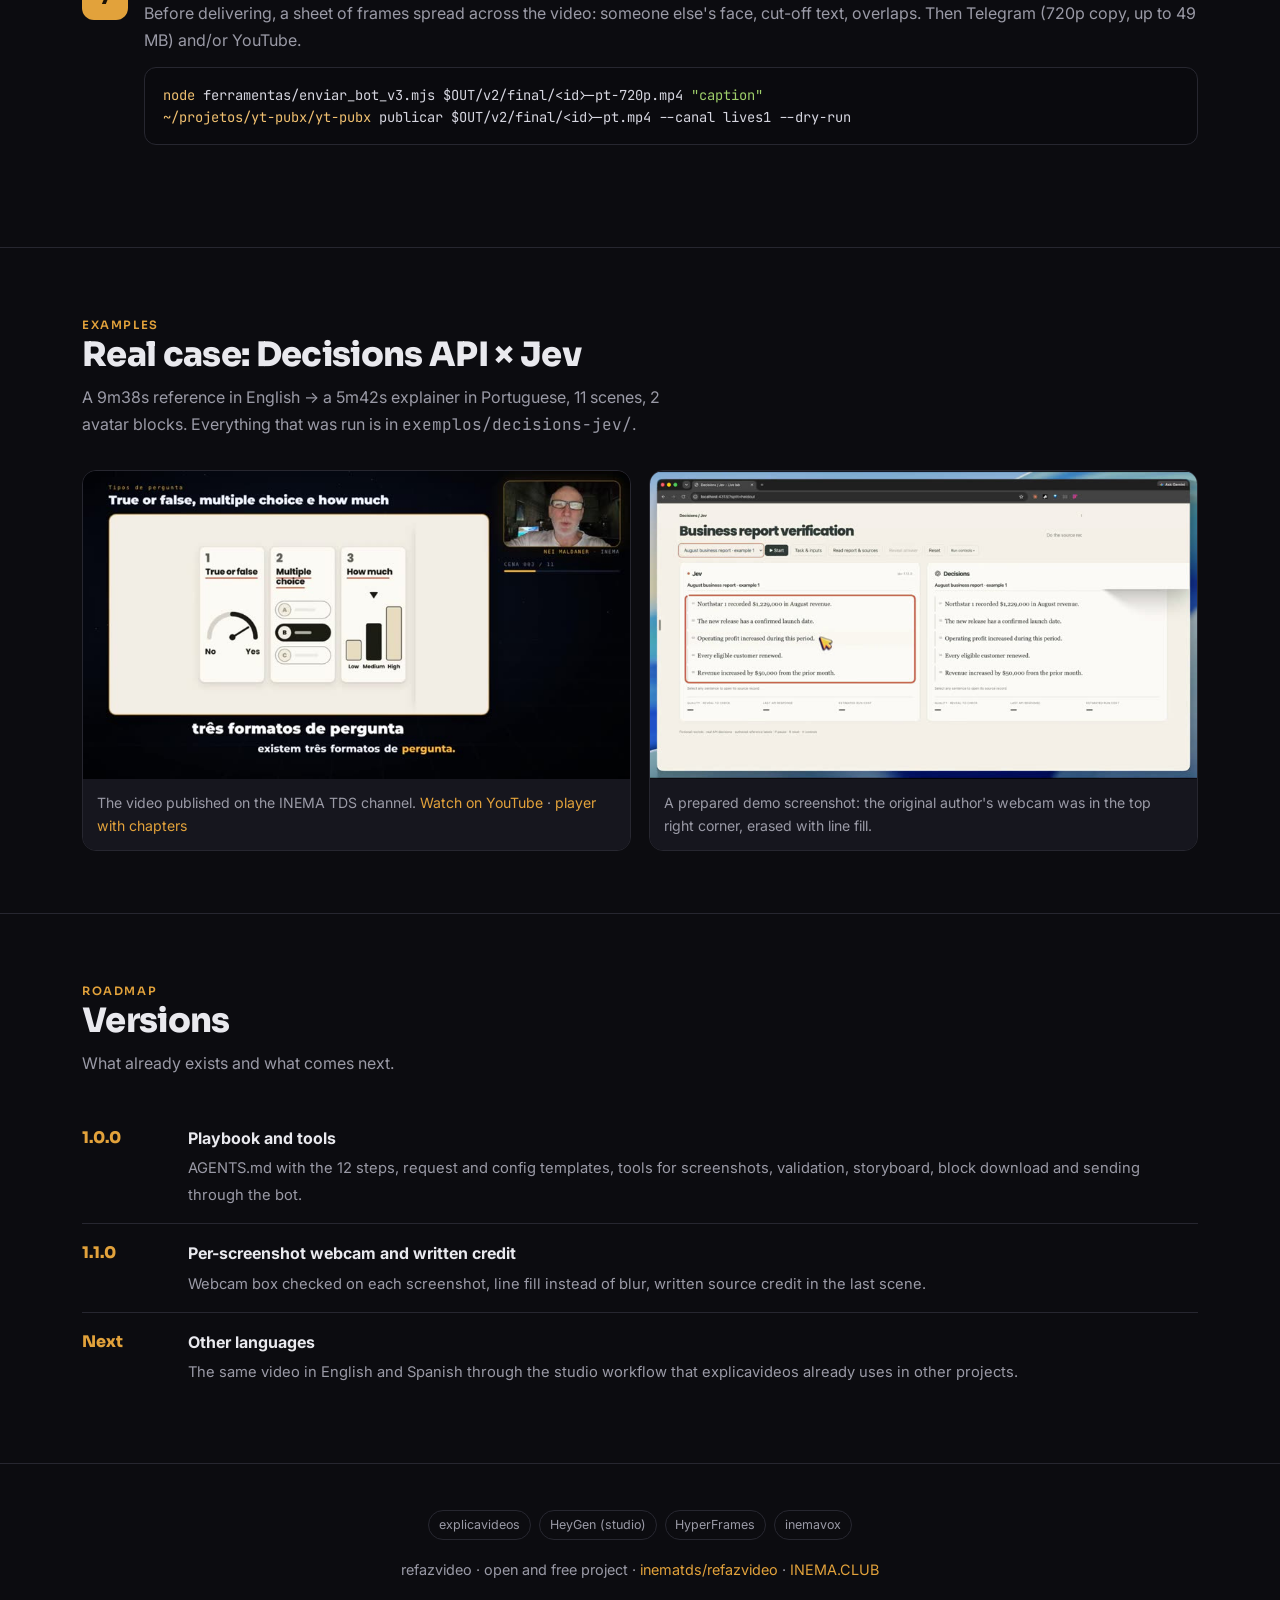
<file: guia/en/index.html>
<!DOCTYPE html>
<html lang="en">
<head>
<meta charset="utf-8">
<meta name="viewport" content="width=device-width, initial-scale=1">
<title>refazvideo — a reference video becomes an explainer with your avatar</title>
<meta name="description" content="Method and tools for an agent to remake a reference video as an explainer in Portuguese, with your avatar and your voice (explicavideos + HeyGen).">
<link rel="alternate" hreflang="pt-BR" href="https://inematds.github.io/refazvideo/guia/">
<link rel="alternate" hreflang="en" href="https://inematds.github.io/refazvideo/guia/en/">
<link rel="alternate" hreflang="es" href="https://inematds.github.io/refazvideo/guia/es/">
<link rel="preconnect" href="https://fonts.googleapis.com">
<link rel="preconnect" href="https://fonts.gstatic.com" crossorigin>
<link href="https://fonts.googleapis.com/css2?family=Sora:wght@400;600;800&family=Inter:wght@400;500;600&family=JetBrains+Mono:wght@400;600&display=swap" rel="stylesheet">
<style>
  :root{
    --bg:#0c0c10; --bg2:#14141b; --card:#16161e; --line:#272730;
    --txt:#e9e9ee; --mut:#9a9aa6; --amb:#E2A23B; --amb2:#f0c070; --sky:#38bdf8; --pro:#cbd5e1;
    color-scheme:dark;
  }
  body.light{
    --bg:#f6f7f9; --bg2:#eceef2; --card:#ffffff; --line:#e1e3ea;
    --txt:#1a1a22; --mut:#5b5b68; --amb:#b9791d; --amb2:#a16207; --sky:#0369a1; --pro:#b45309;
    color-scheme:light;
  }
  body.light .hero .glow{opacity:.5}
  body.light pre{background:#0e0e14;color:#d6d6e0}
  body.light pre .c{color:#8a8a98}
  *{box-sizing:border-box}
  html{scroll-behavior:smooth}
  body{margin:0;background:var(--bg);color:var(--txt);font:16px/1.65 Inter,system-ui,sans-serif;-webkit-font-smoothing:antialiased}
  h1,h2,h3{font-family:Sora,sans-serif;line-height:1.15;margin:0}
  a{color:var(--amb);text-decoration:none}
  code,pre{font-family:"JetBrains Mono",monospace}
  .wrap{max-width:1160px;margin:0 auto;padding:0 22px}
  .mut{color:var(--mut)} .amb{color:var(--amb)}
  .chip{display:inline-block;font-size:.72rem;letter-spacing:.14em;text-transform:uppercase;color:var(--amb);font-weight:600;font-family:Sora}
  nav{position:sticky;top:0;z-index:30;backdrop-filter:blur(12px);background:rgba(12,12,16,.78);border-bottom:1px solid var(--line)}
  nav .wrap{display:flex;align-items:center;gap:22px;height:60px}
  nav .brand{display:flex;align-items:center;gap:8px;font-family:Sora;font-weight:800;letter-spacing:-.02em;color:var(--amb)}
  nav .brand .emoji{font-size:1.25rem}
  nav .sep{color:var(--mut);opacity:.45}
  nav .inema{color:var(--sky);font-weight:600;font-size:.88rem;font-family:Sora}
  nav .inema:hover{filter:brightness(1.15)}
  nav .pro{color:var(--pro);font-weight:600;font-size:.88rem;font-family:Sora}
  nav .pro:hover{filter:brightness(1.15)}
  nav .clubpro{display:inline-flex;align-items:center;gap:6px}
  nav .links{margin-left:auto;display:flex;align-items:center;gap:20px;font-size:.92rem}
  nav .links a.sec{color:var(--mut)} nav .links a.sec:hover{color:var(--txt)}
  .lang{display:inline-flex;gap:2px;font-family:Sora;font-size:.78rem}
  .lang a{color:var(--mut);padding:.2em .45em;border-radius:6px} .lang a.on{color:var(--amb);background:rgba(226,162,59,.12)}
  .tgl{background:var(--bg2);border:1px solid var(--line);color:var(--txt);width:38px;height:38px;border-radius:10px;cursor:pointer;display:inline-flex;align-items:center;justify-content:center;font-size:1.05rem}
  .tgl:hover{border-color:var(--amb)}
  .btn{display:inline-block;background:var(--amb);color:#1a1206;font-weight:600;padding:.6em 1.05em;border-radius:10px;font-family:Sora}
  .btn.ghost{background:transparent;color:var(--txt);border:1px solid var(--line)}
  @media(max-width:760px){nav .links a.sec{display:none}}
  @media(max-width:520px){nav .wrap{gap:8px;padding:8px 14px;height:auto;flex-wrap:wrap} nav .links{gap:8px;margin-left:0;width:100%;justify-content:space-between} nav .btn{padding:.45em .7em;font-size:.82rem} .tgl{width:34px;height:34px}}
  .hero{position:relative;overflow:hidden;border-bottom:1px solid var(--line)}
  .hero .glow{position:absolute;inset:-40% -20% auto auto;width:70%;height:600px;background:radial-gradient(closest-side,rgba(226,162,59,.22),transparent 70%);pointer-events:none}
  .hero .wrap{display:grid;grid-template-columns:1.1fr .9fr;gap:40px;align-items:center;padding:74px 22px}
  .hero h1{font-size:clamp(2.2rem,5vw,3.5rem);font-weight:800;letter-spacing:-.025em}
  .hero p.lead{font-size:1.18rem;color:var(--mut);margin:1.1em 0 1.6em;max-width:34ch}
  .hero .cta{display:flex;gap:12px;flex-wrap:wrap}
  .hero figure{margin:0;border-radius:16px;overflow:hidden;border:1px solid var(--line);box-shadow:0 30px 80px -30px #000}
  .hero figure img{width:100%;display:block}
  .resumo{padding:38px 0 34px;border-bottom:1px solid var(--line)}
  .resumo p{font-size:1.12rem;line-height:1.7;max-width:74ch;margin:.55em 0 0}
  @media(max-width:780px){.hero .wrap{grid-template-columns:1fr;padding:48px 22px}}
  section{padding:62px 0;border-bottom:1px solid var(--line)}
  section h2{font-size:clamp(1.5rem,3.4vw,2.1rem);font-weight:800;letter-spacing:-.02em}
  section .sub{color:var(--mut);margin:.6em 0 2em;max-width:62ch}
  .grid{display:grid;gap:16px}
  .g3{grid-template-columns:repeat(3,1fr)} .g4{grid-template-columns:repeat(4,1fr)} .g2{grid-template-columns:repeat(2,1fr)}
  @media(max-width:820px){.g3,.g4{grid-template-columns:1fr 1fr}}
  @media(max-width:540px){.g2,.g3,.g4{grid-template-columns:1fr}}
  .card{background:var(--card);border:1px solid var(--line);border-radius:14px;padding:20px}
  .card h3{font-size:1.05rem;margin-bottom:.4em}
  .card p{color:var(--mut);font-size:.92rem;margin:0}
  .num{display:inline-flex;width:30px;height:30px;align-items:center;justify-content:center;border-radius:8px;background:rgba(226,162,59,.14);color:var(--amb);font-family:Sora;font-weight:800;font-size:.9rem;margin-bottom:.7em}
  .flow{display:flex;flex-wrap:wrap;gap:8px;align-items:center;margin-top:10px}
  .flow span{background:var(--bg2);border:1px solid var(--line);border-radius:999px;padding:.45em .9em;font-size:.85rem;font-family:Sora;font-weight:600}
  .flow .arr{color:var(--amb);border:none;background:none;padding:0 .1em}
  pre{background:#0a0a0e;border:1px solid var(--line);border-radius:12px;padding:16px 18px;overflow:auto;font-size:.86rem;line-height:1.6;color:#d6d6e0}
  pre .c{color:#6f6f7c} pre .k{color:var(--amb2)} pre .s{color:#9ece6a}
  .step{display:grid;grid-template-columns:46px minmax(0,1fr);gap:16px;margin-bottom:26px}
  .step>div,.card{min-width:0}
  p code,li code,td code{overflow-wrap:anywhere}
  .step .b{width:46px;height:46px;border-radius:12px;background:var(--amb);color:#1a1206;font-family:Sora;font-weight:800;font-size:1.25rem;display:flex;align-items:center;justify-content:center}
  .step h3{font-size:1.12rem;margin-bottom:.3em}
  .step p{color:var(--mut);margin:.2em 0 .7em}
  .ex{display:grid;grid-template-columns:1fr 1fr;gap:18px}
  @media(max-width:680px){.ex{grid-template-columns:1fr}}
  .ex figure{margin:0;border-radius:14px;overflow:hidden;border:1px solid var(--line)}
  .ex figure img{width:100%;display:block}
  .ex figcaption{padding:12px 14px;font-size:.88rem;color:var(--mut);background:var(--card)}
  .phase{display:flex;gap:14px;padding:16px 0;border-bottom:1px solid var(--line)}
  .phase:last-child{border:none}
  .phase .tag{flex:0 0 92px;font-family:Sora;font-weight:800;color:var(--amb)}
  .phase .d strong{display:block;margin-bottom:.2em}
  .phase .d span{color:var(--mut);font-size:.92rem}
  footer{padding:46px 0;text-align:center;color:var(--mut);font-size:.9rem}
  .pill{display:inline-block;border:1px solid var(--line);border-radius:999px;padding:.3em .8em;font-size:.78rem;color:var(--mut);margin:0 4px}
</style>
</head>
<body>

<nav><div class="wrap">
  <a class="brand" href="#top"><span class="emoji">🎬</span> refazvideo</a>
  <span class="sep">|</span>
  <span class="clubpro">
    <a class="inema" href="https://inema.club" target="_blank" rel="noopener">INEMA.CLUB</a>
    <span class="sep">-</span>
    <a class="pro" href="https://inema.pro" target="_blank" rel="noopener">PRO</a>
  </span>
  <div class="links">
    <a class="sec" href="#oque">What it is</a>
    <a class="sec" href="#fluxo">How it works</a>
    <a class="sec" href="#guia">User guide</a>
    <a class="sec" href="#exemplos">Examples</a>
    <a class="sec" href="#roadmap">Roadmap</a>
    <span class="lang"><a href="../">PT</a><a class="on" href="./">EN</a><a href="../es/">ES</a></span>
    <button class="tgl" id="themeToggle" aria-label="Toggle theme" title="Toggle theme">🌙</button>
    <a class="btn" href="https://github.com/inematds/refazvideo" target="_blank" rel="noopener">GitHub</a>
  </div>
</div></nav>

<header class="hero" id="top">
  <div class="glow"></div>
  <div class="wrap">
    <div>
      <span class="chip">Method + tools · explicavideos + HeyGen</span>
      <h1>A reference video becomes <span class="amb">your</span> explainer</h1>
      <p class="lead">You give the subject and a video link. The agent rewrites the script in Portuguese, uses the real screens from the reference, records it with your avatar and your voice, and delivers it ready for Telegram or YouTube.</p>
      <div class="cta">
        <a class="btn" href="#guia">Start the guide</a>
        <a class="btn ghost" href="https://github.com/inematds/refazvideo" target="_blank" rel="noopener">View on GitHub</a>
      </div>
    </div>
    <figure><img src="../assets/banner-en.jpg" alt="refazvideo banner: a reference video becomes an explainer with an avatar"></figure>
  </div>
</header>

<section id="resumo" class="resumo"><div class="wrap">
  <span class="chip">In short</span>
  <p>refazvideo is a step-by-step method, with ready-made tools, for an AI agent (Claude Code or Codex) to remake a video you liked as your own explainer video in Portuguese. It is for content creators who want to explain a new subject without filming themselves. You hand over the subject and the link; the agent downloads, transcribes, writes a new script, shows a preview, and only generates the avatar after your "go ahead". To use it you need the explicavideos engine, a HeyGen account with your avatar, and a machine with a GPU.</p>
</div></section>

<section id="oque"><div class="wrap">
  <span class="chip">What it is</span>
  <h2>Your own explanation, without copying the video</h2>
  <p class="sub">The new video has a rewritten script and your face. From the reference, only the screens that help understanding are kept.</p>
  <figure style="margin:0 0 26px;border-radius:16px;overflow:hidden;border:1px solid var(--line);box-shadow:0 30px 80px -30px #000"><img src="../assets/banner-grade-en.jpg" alt="The refazvideo stages: request, reference, script, avatar, render and publishing" loading="lazy" style="width:100%;display:block"></figure>
  <div class="grid g3">
    <div class="card"><h3>🎙️ Your voice, your avatar</h3><p>The speech is generated in HeyGen with your avatar, through the studio (no API), and only after your approval, because it costs credits.</p></div>
    <div class="card"><h3>🖥️ Real screens from the reference</h3><p>Slides, demos and tables become screenshots with highlights synced to the speech. Technical terms stay in English.</p></div>
    <div class="card"><h3>🙈 Original author off screen</h3><p>The speech does not mention who made the reference, and their webcam is erased from every screenshot. If you want, a written credit appears at the end.</p></div>
  </div>
</div></section>

<section id="fluxo"><div class="wrap">
  <span class="chip">How it works</span>
  <h2>From link to published video</h2>
  <p class="sub">Twelve steps described in <code>AGENTS.md</code> (in Portuguese). The agent stops twice for your approval: at the storyboard and before HeyGen.</p>
  <div class="flow">
    <span>Request</span><span class="arr">→</span>
    <span>Download + transcribe</span><span class="arr">→</span>
    <span>Screenshots</span><span class="arr">→</span>
    <span>Script</span><span class="arr">→</span>
    <span>Storyboard ✋</span><span class="arr">→</span>
    <span>HeyGen ✋</span><span class="arr">→</span>
    <span>Render v1</span><span class="arr">→</span>
    <span>Visual v2</span><span class="arr">→</span>
    <span>Check frames</span><span class="arr">→</span>
    <span>Delivery</span>
  </div>
</div></section>

<section id="pre"><div class="wrap">
  <span class="chip">Prerequisites</span>
  <h2>What needs to be on the machine</h2>
  <p class="sub">The paths in the examples are from the INEMA machine (<code>/home/nmaldaner/...</code>); replace them with yours.</p>
  <div class="grid g3">
    <div class="card"><h3>explicavideos</h3><p>The engine that syncs avatar and speech (v1) and builds the visuals with HyperFrames (v2).</p><pre><span class="k">git clone</span> <span class="s">https://github.com/inematds/explicavideos</span></pre></div>
    <div class="card"><h3>inemavox</h3><p>Downloads the reference and transcribes it with local Whisper large-v3.</p><pre><span class="k">python3</span> baixar_v1.py --url <span class="s">"&lt;URL&gt;"</span> --outdir src</pre></div>
    <div class="card"><h3>HeyGen through the studio</h3><p>An account with your own avatar, logged in to a browser profile. <code>heygen-studio.mjs</code> uses the studio, not the API.</p><pre><span class="c"># Xvfb :99 for the browser</span>
<span class="k">Xvfb</span> :99 -screen 0 1920x1080x24</pre></div>
    <div class="card"><h3>ffmpeg, Python 3, Node 20+</h3><p>Python with Pillow to prepare the screenshots; Node for the HeyGen studio and sending through the bot.</p><pre><span class="k">pip install</span> pillow</pre></div>
    <div class="card"><h3>GPU</h3><p>The v1 render's Whisper runs on the GPU. If it runs out of memory, just reset the block and try again.</p><pre><span class="k">nvidia-smi</span></pre></div>
    <div class="card"><h3>Optional: delivery</h3><p>Telegram bot (openpcbotv3) to send the video and <code>yt-pubx</code> to publish on YouTube.</p><pre><span class="k">./yt-pubx</span> canais</pre></div>
  </div>
</div></section>

<section id="guia"><div class="wrap">
  <span class="chip">User guide · step by step</span>
  <h2>Requesting a new video</h2>
  <p class="sub">You only need step 1 and the two approvals. The agent does the rest following <code>AGENTS.md</code>; the commands below are the ones it runs.</p>

  <div class="step"><div class="b">1</div><div>
    <h3>Open the agent in the folder and make the request</h3>
    <p>You can type it straight into the chat or fill in <code>modelos/pedido.md</code> (in Portuguese: subject, reference, who not to mention, credit, length, delivery).</p>
<pre><span class="k">cd</span> refazvideo &amp;&amp; <span class="k">claude</span>
<span class="s">"Make a new video. Subject: &lt;topic&gt;. Reference: &lt;URL&gt;. Do not mention: &lt;author&gt;. Delivery: bot v3."</span></pre>
  </div></div>

  <div class="step"><div class="b">2</div><div>
    <h3>Download, transcribe and watch the video</h3>
    <p>The reference goes to <code>~/projetos/output/explica-&lt;id&gt;/</code>. The contact sheets show one numbered frame every 6 s, so you can pick the useful screens.</p>
<pre><span class="k">python3</span> ~/projetos/inemavox/baixar_v1.py --url <span class="s">"&lt;URL&gt;"</span> --outdir $OUT/src --quality 1080p
<span class="k">python3</span> ~/projetos/inemavox/transcrever_v1.py --in $OUT/src/video.mp4 --outdir $OUT/src --whisper-model large-v3
<span class="k">ferramentas/extrair_frames.sh</span> $OUT   <span class="c"># → frames/sheet*.jpg</span></pre>
  </div></div>

  <div class="step"><div class="b">3</div><div>
    <h3>Prepare the screenshots (and erase the webcam)</h3>
    <p>The webcam moves around during the video: each screenshot gets its own box. The <code>linha</code> mode extends the screen background instead of leaving a smudge.</p>
<pre><span class="k">ffmpeg</span> -ss 453 -i $OUT/src/video.mp4 -frames:v 1 $OUT/media/raw-453.png
<span class="k">ferramentas/preparar_print.py</span> raw-453.png s-453.png --cobrir 1516,52,377,362   <span class="c"># webcam in the top corner</span>
<span class="k">ferramentas/preparar_print.py</span> raw-33.png p-33.png --crop 0,0,1250,1080 --pad   <span class="c"># narrow slide → 2052×1080</span></pre>
  </div></div>

  <div class="step"><div class="b">4</div><div>
    <h3>Script and storyboard: first approval</h3>
    <p>The script (<code>roteiro/pt.json</code>) is rewritten, not translated sentence by sentence, at ~150 words per minute, and ends with "inema ponto club" (the spoken call to action). The storyboard shows scene, speech and screenshots for you to approve.</p>
<pre><span class="k">ferramentas/montar_storyboard.py</span> $OUT mapa.json   <span class="c"># → preview/storyboard.html</span></pre>
  </div></div>

  <div class="step"><div class="b">5</div><div>
    <h3>HeyGen through the studio: second approval</h3>
    <p>Only after your "go ahead", recorded in <code>v1/APROVADO_HEYGEN</code>. One submission per block; HeyGen may sit at 0% for a long while and then finish in minutes.</p>
<pre><span class="k">DISPLAY=:99 node</span> engine/heygen-studio.mjs --titulo EXPLICA-&lt;ID&gt;-PT-B01-v1 \
  --fala-arquivo $OUT/v1/blocos/pt-b01.txt --template TEMPLATE-AVATAR16
<span class="k">~/projetos/refazvideo/ferramentas/baixa_blocos.sh</span> $OUT   <span class="c"># waits up to 2 h per block</span></pre>
  </div></div>

  <div class="step"><div class="b">6</div><div>
    <h3>v1 render and v2 visuals</h3>
    <p>v1 syncs avatar and speech. v2 places the screenshots, highlights and animations at the exact moment of the speech; the validator blocks the errors that have broken videos before.</p>
<pre><span class="k">ferramentas/validar_visual.py</span> $OUT/roteiro/pt.json $OUT/visual/pt-b*.json   <span class="c"># → OK</span>
<span class="k">python3</span> engine/v2/build_block.py 1 --strict
<span class="k">engine/v2/run_lane.sh</span> 1 2 &amp;&amp; <span class="k">python3</span> engine/assemble_languages.py   <span class="c"># → v2/final/&lt;id&gt;-pt.mp4</span></pre>
  </div></div>

  <div class="step"><div class="b">7</div><div>
    <h3>Check and deliver</h3>
    <p>Before delivering, a sheet of frames spread across the video: someone else's face, cut-off text, overlaps. Then Telegram (720p copy, up to 49 MB) and/or YouTube.</p>
<pre><span class="k">node</span> ferramentas/enviar_bot_v3.mjs $OUT/v2/final/&lt;id&gt;-pt-720p.mp4 <span class="s">"caption"</span>
<span class="k">~/projetos/yt-pubx/yt-pubx</span> publicar $OUT/v2/final/&lt;id&gt;-pt.mp4 --canal lives1 --dry-run</pre>
  </div></div>
</div></section>

<section id="exemplos"><div class="wrap">
  <span class="chip">Examples</span>
  <h2>Real case: Decisions API × Jev</h2>
  <p class="sub">A 9m38s reference in English → a 5m42s explainer in Portuguese, 11 scenes, 2 avatar blocks. Everything that was run is in <code>exemplos/decisions-jev/</code>.</p>
  <div class="ex">
    <figure><a href="https://www.youtube.com/watch?v=O2061m5FG_I" target="_blank" rel="noopener"><img src="../assets/ex1.jpg" alt="Thumbnail of the Decisions API × Jev video in Portuguese"></a><figcaption>The video published on the INEMA TDS channel. <a href="https://www.youtube.com/watch?v=O2061m5FG_I" target="_blank" rel="noopener">Watch on YouTube</a> · <a href="https://inematds.github.io/decisions-jev/videos/" target="_blank" rel="noopener">player with chapters</a></figcaption></figure>
    <figure><img src="../assets/ex2.jpg" alt="Demo screenshot with the original author's webcam erased"><figcaption>A prepared demo screenshot: the original author's webcam was in the top right corner, erased with line fill.</figcaption></figure>
  </div>
</div></section>

<section id="roadmap"><div class="wrap">
  <span class="chip">Roadmap</span>
  <h2>Versions</h2>
  <p class="sub">What already exists and what comes next.</p>
  <div class="phase"><div class="tag">1.0.0</div><div class="d"><strong>Playbook and tools</strong><span>AGENTS.md with the 12 steps, request and config templates, tools for screenshots, validation, storyboard, block download and sending through the bot.</span></div></div>
  <div class="phase"><div class="tag">1.1.0</div><div class="d"><strong>Per-screenshot webcam and written credit</strong><span>Webcam box checked on each screenshot, line fill instead of blur, written source credit in the last scene.</span></div></div>
  <div class="phase"><div class="tag">Next</div><div class="d"><strong>Other languages</strong><span>The same video in English and Spanish through the studio workflow that explicavideos already uses in other projects.</span></div></div>
</div></section>

<footer>
  <div class="wrap">
    <div class="pill">explicavideos</div><div class="pill">HeyGen (studio)</div><div class="pill">HyperFrames</div><div class="pill">inemavox</div>
    <p style="margin-top:18px">refazvideo · open and free project ·
      <a href="https://github.com/inematds/refazvideo">inematds/refazvideo</a> ·
      <a href="https://inema.club">INEMA.CLUB</a></p>
  </div>
</footer>

<script>
  (function(){
    var KEY='refazvideo-theme';
    var b=document.body, t=document.getElementById('themeToggle');
    try{ if(localStorage.getItem(KEY)==='light'){ b.classList.add('light'); t.textContent='☀️'; } }catch(e){}
    t.addEventListener('click',function(){
      var light=b.classList.toggle('light');
      t.textContent=light?'☀️':'🌙';
      try{ localStorage.setItem(KEY, light?'light':'dark'); }catch(e){}
    });
  })();
</script>
</body>
</html>
</file>
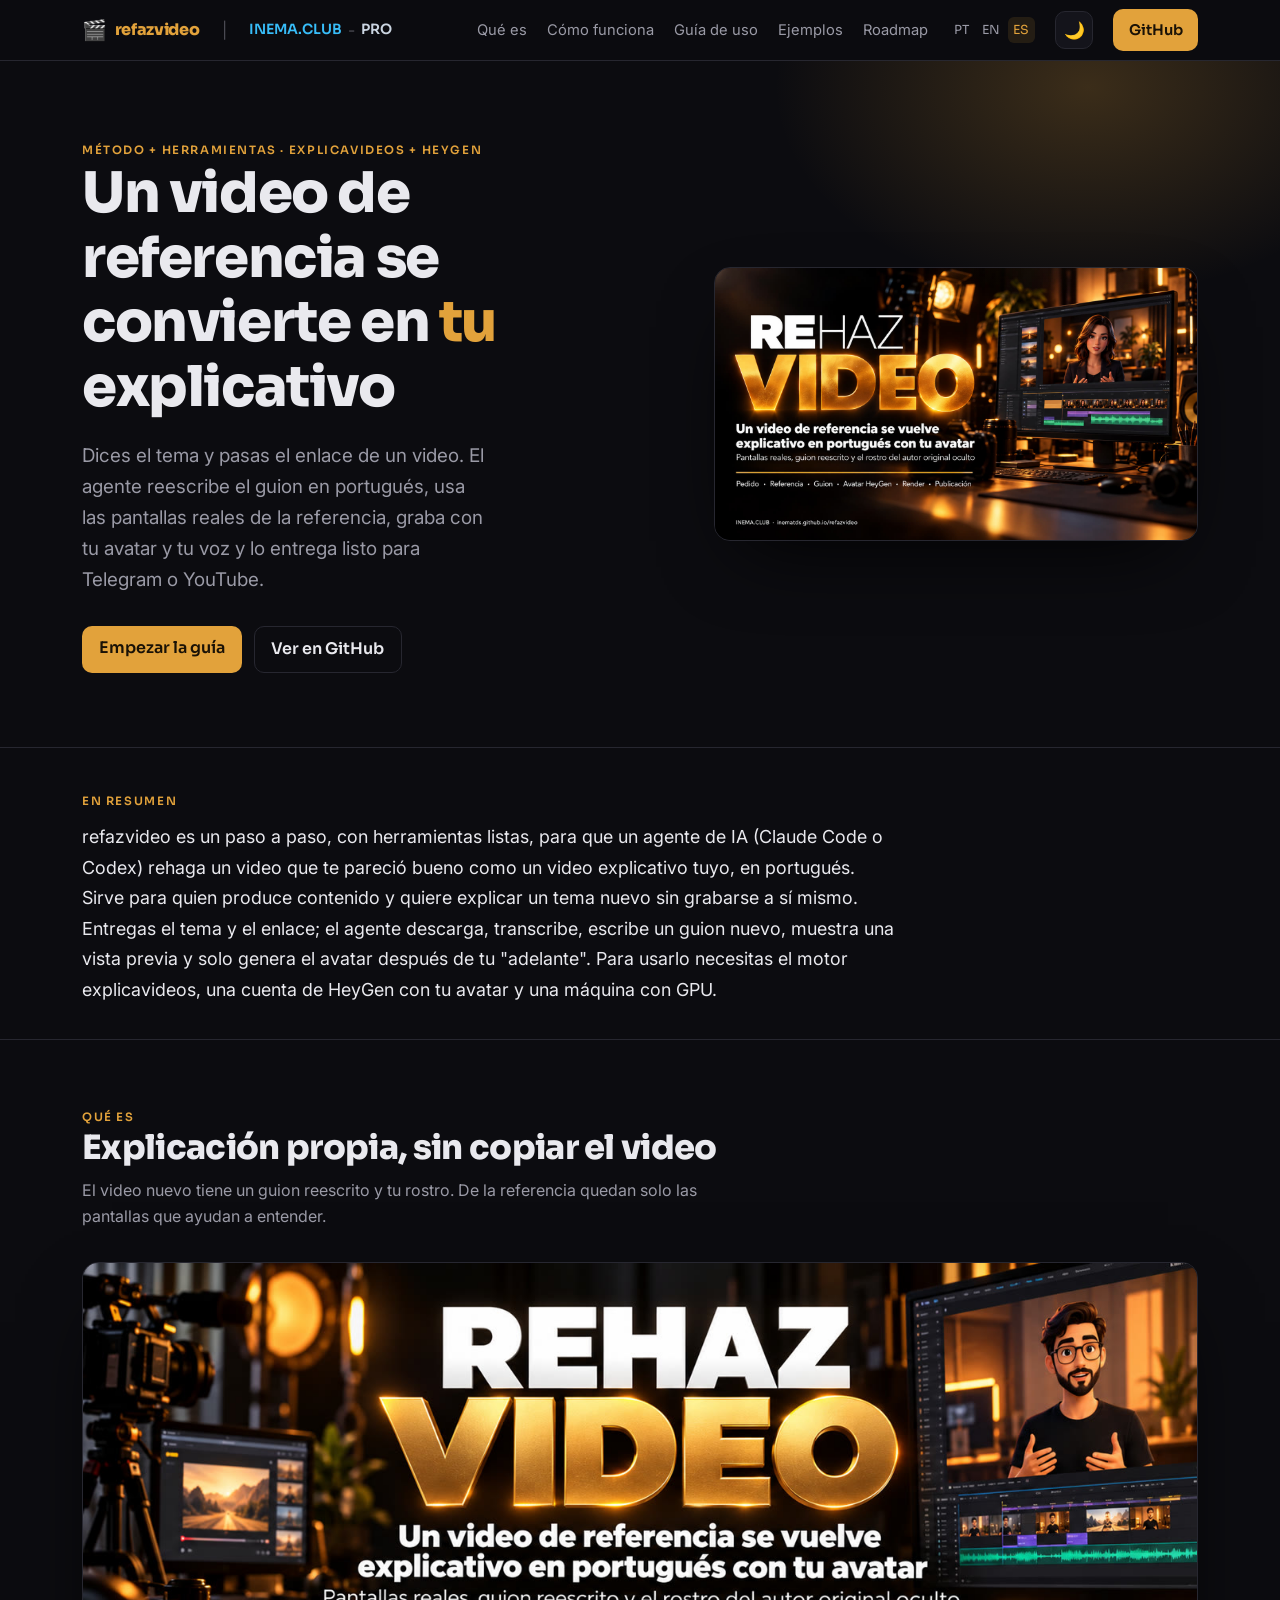
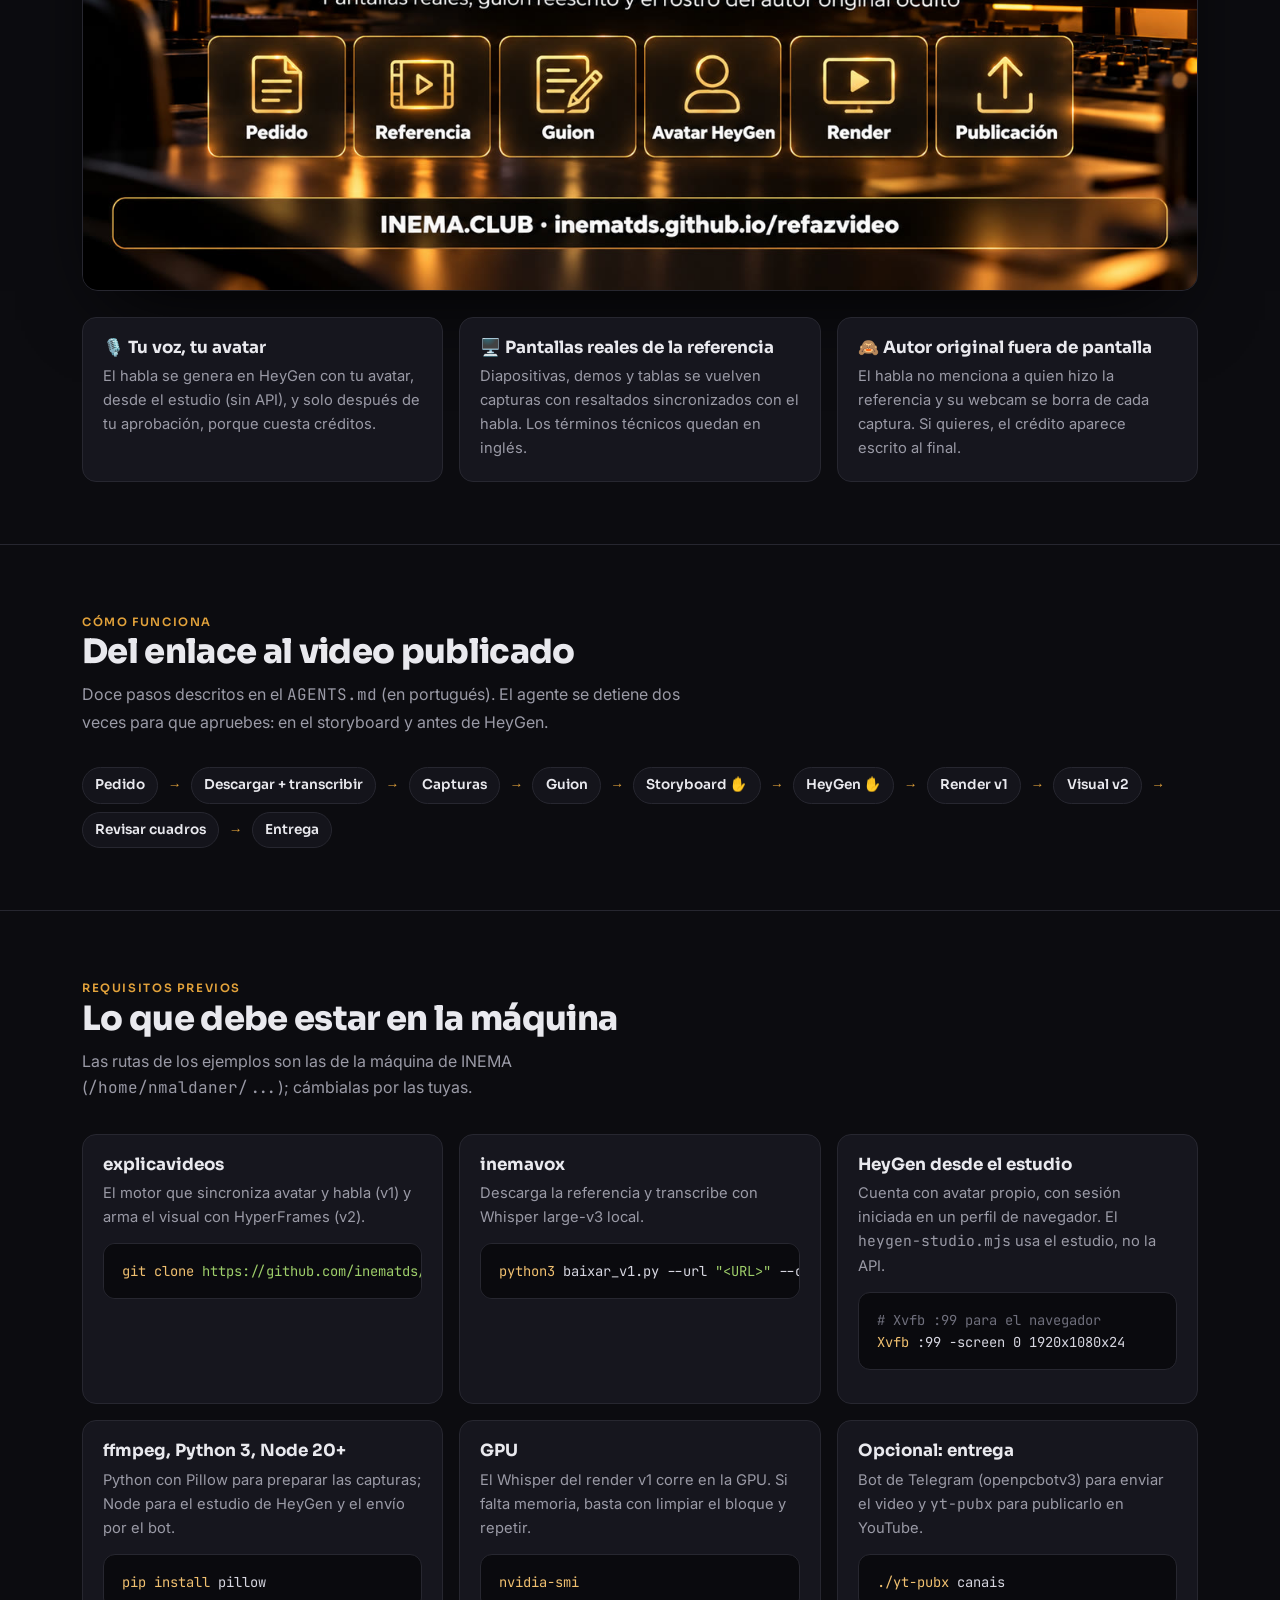
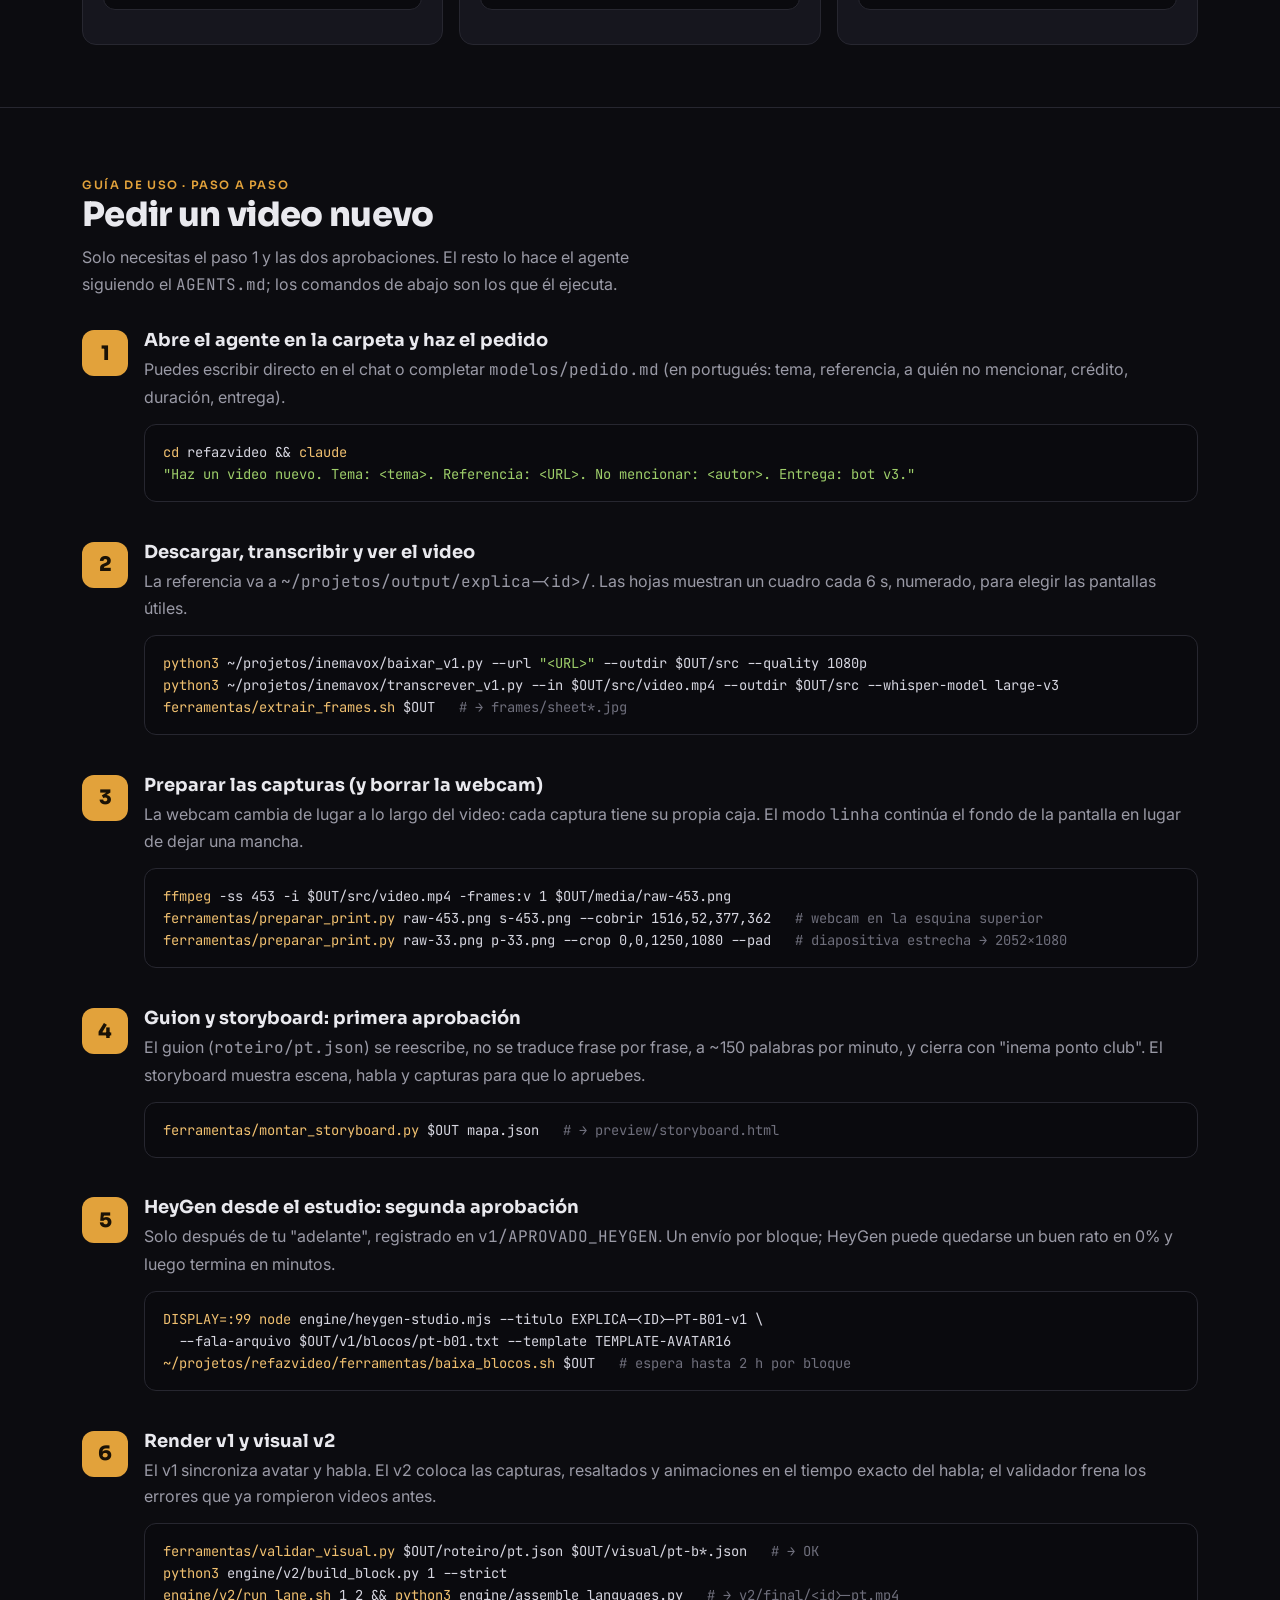
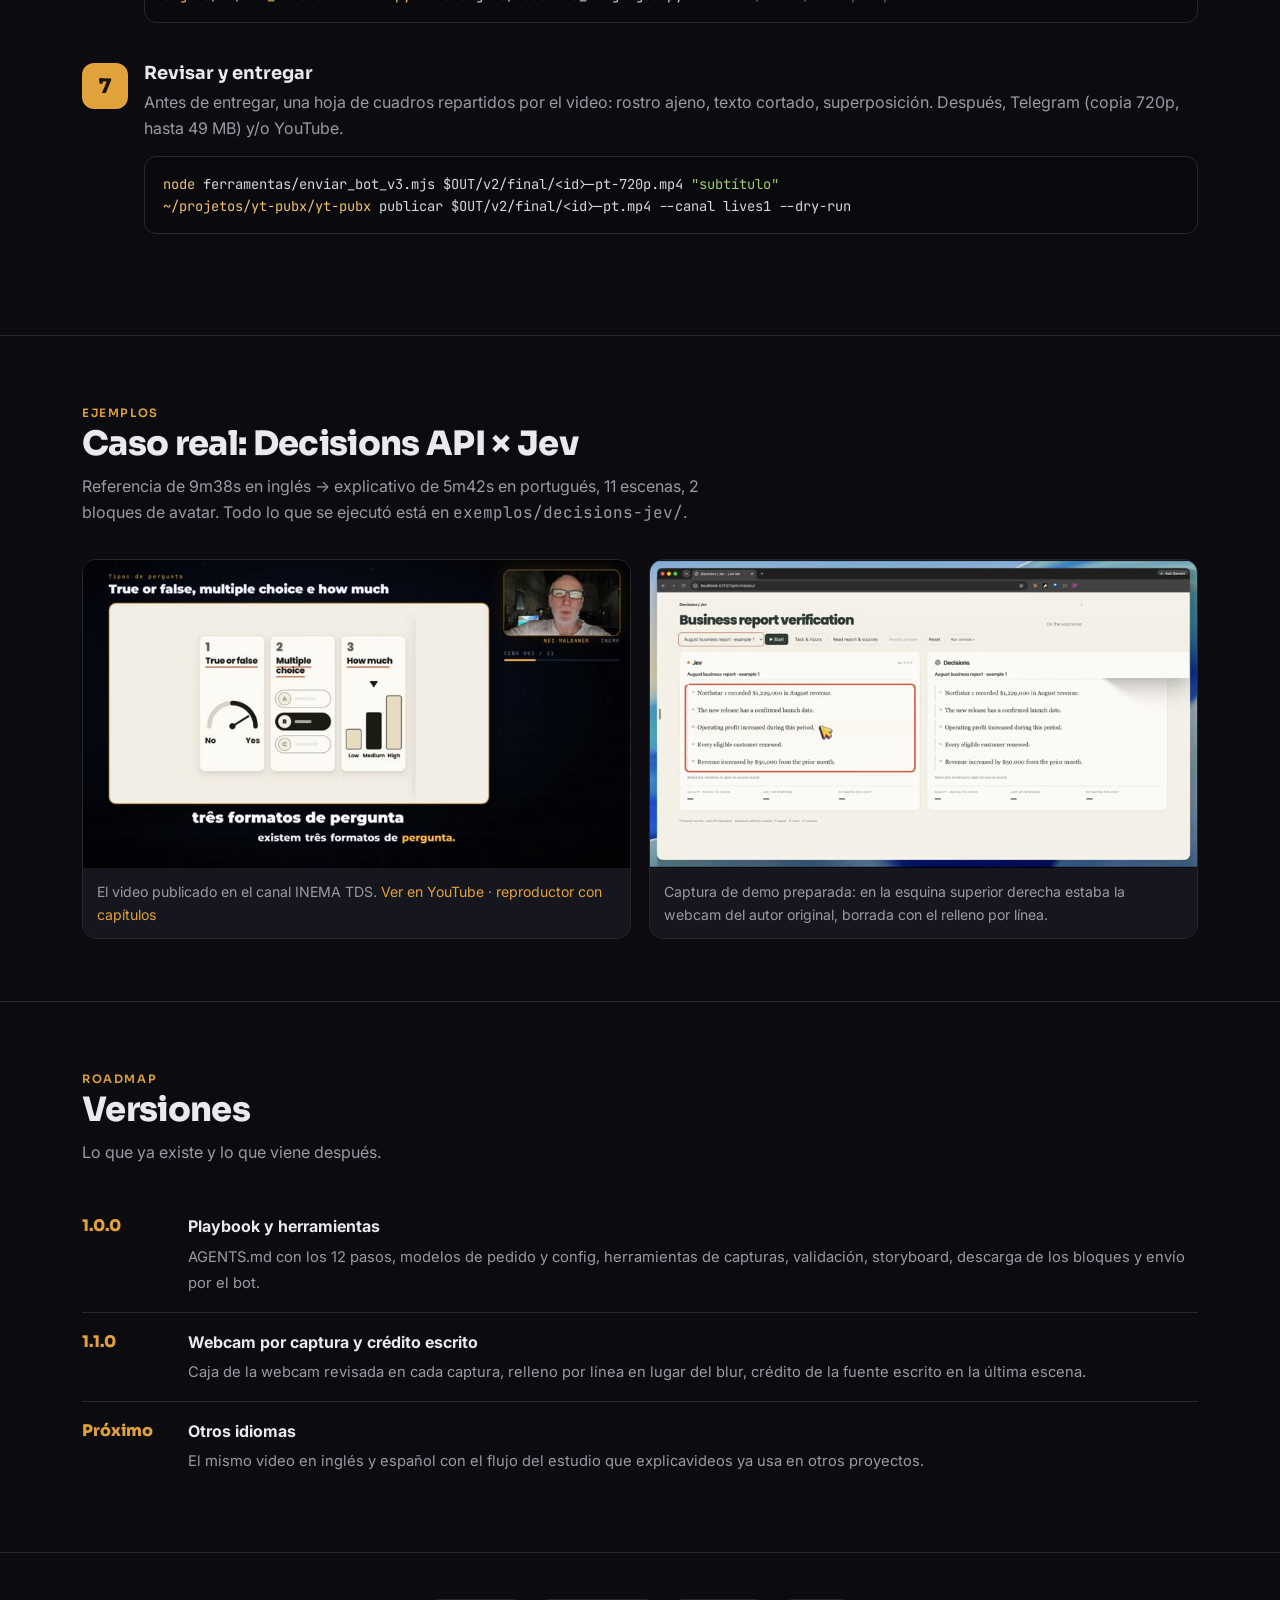
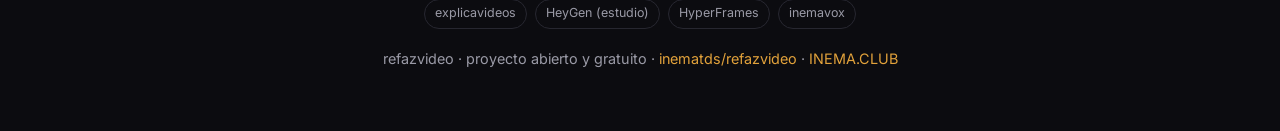
<file: guia/es/index.html>
<!DOCTYPE html>
<html lang="es">
<head>
<meta charset="utf-8">
<meta name="viewport" content="width=device-width, initial-scale=1">
<title>refazvideo — un video de referencia se convierte en un explicativo con tu avatar</title>
<meta name="description" content="Método y herramientas para que un agente rehaga un video de referencia como explicativo en portugués, con tu avatar y tu voz (explicavideos + HeyGen).">
<link rel="alternate" hreflang="pt-BR" href="https://inematds.github.io/refazvideo/guia/">
<link rel="alternate" hreflang="en" href="https://inematds.github.io/refazvideo/guia/en/">
<link rel="alternate" hreflang="es" href="https://inematds.github.io/refazvideo/guia/es/">
<link rel="preconnect" href="https://fonts.googleapis.com">
<link rel="preconnect" href="https://fonts.gstatic.com" crossorigin>
<link href="https://fonts.googleapis.com/css2?family=Sora:wght@400;600;800&family=Inter:wght@400;500;600&family=JetBrains+Mono:wght@400;600&display=swap" rel="stylesheet">
<style>
  :root{
    --bg:#0c0c10; --bg2:#14141b; --card:#16161e; --line:#272730;
    --txt:#e9e9ee; --mut:#9a9aa6; --amb:#E2A23B; --amb2:#f0c070; --sky:#38bdf8; --pro:#cbd5e1;
    color-scheme:dark;
  }
  body.light{
    --bg:#f6f7f9; --bg2:#eceef2; --card:#ffffff; --line:#e1e3ea;
    --txt:#1a1a22; --mut:#5b5b68; --amb:#b9791d; --amb2:#a16207; --sky:#0369a1; --pro:#b45309;
    color-scheme:light;
  }
  body.light .hero .glow{opacity:.5}
  body.light pre{background:#0e0e14;color:#d6d6e0}
  body.light pre .c{color:#8a8a98}
  *{box-sizing:border-box}
  html{scroll-behavior:smooth}
  body{margin:0;background:var(--bg);color:var(--txt);font:16px/1.65 Inter,system-ui,sans-serif;-webkit-font-smoothing:antialiased}
  h1,h2,h3{font-family:Sora,sans-serif;line-height:1.15;margin:0}
  a{color:var(--amb);text-decoration:none}
  code,pre{font-family:"JetBrains Mono",monospace}
  .wrap{max-width:1160px;margin:0 auto;padding:0 22px}
  .mut{color:var(--mut)} .amb{color:var(--amb)}
  .chip{display:inline-block;font-size:.72rem;letter-spacing:.14em;text-transform:uppercase;color:var(--amb);font-weight:600;font-family:Sora}
  nav{position:sticky;top:0;z-index:30;backdrop-filter:blur(12px);background:rgba(12,12,16,.78);border-bottom:1px solid var(--line)}
  nav .wrap{display:flex;align-items:center;gap:22px;height:60px}
  nav .brand{display:flex;align-items:center;gap:8px;font-family:Sora;font-weight:800;letter-spacing:-.02em;color:var(--amb)}
  nav .brand .emoji{font-size:1.25rem}
  nav .sep{color:var(--mut);opacity:.45}
  nav .inema{color:var(--sky);font-weight:600;font-size:.88rem;font-family:Sora}
  nav .inema:hover{filter:brightness(1.15)}
  nav .pro{color:var(--pro);font-weight:600;font-size:.88rem;font-family:Sora}
  nav .pro:hover{filter:brightness(1.15)}
  nav .clubpro{display:inline-flex;align-items:center;gap:6px}
  nav .links{margin-left:auto;display:flex;align-items:center;gap:20px;font-size:.92rem}
  nav .links a.sec{color:var(--mut)} nav .links a.sec:hover{color:var(--txt)}
  .lang{display:inline-flex;gap:2px;font-family:Sora;font-size:.78rem}
  .lang a{color:var(--mut);padding:.2em .45em;border-radius:6px} .lang a.on{color:var(--amb);background:rgba(226,162,59,.12)}
  .tgl{background:var(--bg2);border:1px solid var(--line);color:var(--txt);width:38px;height:38px;border-radius:10px;cursor:pointer;display:inline-flex;align-items:center;justify-content:center;font-size:1.05rem}
  .tgl:hover{border-color:var(--amb)}
  .btn{display:inline-block;background:var(--amb);color:#1a1206;font-weight:600;padding:.6em 1.05em;border-radius:10px;font-family:Sora}
  .btn.ghost{background:transparent;color:var(--txt);border:1px solid var(--line)}
  @media(max-width:760px){nav .links a.sec{display:none}}
  @media(max-width:520px){nav .wrap{gap:8px;padding:8px 14px;height:auto;flex-wrap:wrap} nav .links{gap:8px;margin-left:0;width:100%;justify-content:space-between} nav .btn{padding:.45em .7em;font-size:.82rem} .tgl{width:34px;height:34px}}
  .hero{position:relative;overflow:hidden;border-bottom:1px solid var(--line)}
  .hero .glow{position:absolute;inset:-40% -20% auto auto;width:70%;height:600px;background:radial-gradient(closest-side,rgba(226,162,59,.22),transparent 70%);pointer-events:none}
  .hero .wrap{display:grid;grid-template-columns:1.1fr .9fr;gap:40px;align-items:center;padding:74px 22px}
  .hero h1{font-size:clamp(2.2rem,5vw,3.5rem);font-weight:800;letter-spacing:-.025em}
  .hero p.lead{font-size:1.18rem;color:var(--mut);margin:1.1em 0 1.6em;max-width:34ch}
  .hero .cta{display:flex;gap:12px;flex-wrap:wrap}
  .hero figure{margin:0;border-radius:16px;overflow:hidden;border:1px solid var(--line);box-shadow:0 30px 80px -30px #000}
  .hero figure img{width:100%;display:block}
  .resumo{padding:38px 0 34px;border-bottom:1px solid var(--line)}
  .resumo p{font-size:1.12rem;line-height:1.7;max-width:74ch;margin:.55em 0 0}
  @media(max-width:780px){.hero .wrap{grid-template-columns:1fr;padding:48px 22px}}
  section{padding:62px 0;border-bottom:1px solid var(--line)}
  section h2{font-size:clamp(1.5rem,3.4vw,2.1rem);font-weight:800;letter-spacing:-.02em}
  section .sub{color:var(--mut);margin:.6em 0 2em;max-width:62ch}
  .grid{display:grid;gap:16px}
  .g3{grid-template-columns:repeat(3,1fr)} .g4{grid-template-columns:repeat(4,1fr)} .g2{grid-template-columns:repeat(2,1fr)}
  @media(max-width:820px){.g3,.g4{grid-template-columns:1fr 1fr}}
  @media(max-width:540px){.g2,.g3,.g4{grid-template-columns:1fr}}
  .card{background:var(--card);border:1px solid var(--line);border-radius:14px;padding:20px}
  .card h3{font-size:1.05rem;margin-bottom:.4em}
  .card p{color:var(--mut);font-size:.92rem;margin:0}
  .num{display:inline-flex;width:30px;height:30px;align-items:center;justify-content:center;border-radius:8px;background:rgba(226,162,59,.14);color:var(--amb);font-family:Sora;font-weight:800;font-size:.9rem;margin-bottom:.7em}
  .flow{display:flex;flex-wrap:wrap;gap:8px;align-items:center;margin-top:10px}
  .flow span{background:var(--bg2);border:1px solid var(--line);border-radius:999px;padding:.45em .9em;font-size:.85rem;font-family:Sora;font-weight:600}
  .flow .arr{color:var(--amb);border:none;background:none;padding:0 .1em}
  pre{background:#0a0a0e;border:1px solid var(--line);border-radius:12px;padding:16px 18px;overflow:auto;font-size:.86rem;line-height:1.6;color:#d6d6e0}
  pre .c{color:#6f6f7c} pre .k{color:var(--amb2)} pre .s{color:#9ece6a}
  .step{display:grid;grid-template-columns:46px minmax(0,1fr);gap:16px;margin-bottom:26px}
  .step>div,.card{min-width:0}
  p code,li code,td code{overflow-wrap:anywhere}
  .step .b{width:46px;height:46px;border-radius:12px;background:var(--amb);color:#1a1206;font-family:Sora;font-weight:800;font-size:1.25rem;display:flex;align-items:center;justify-content:center}
  .step h3{font-size:1.12rem;margin-bottom:.3em}
  .step p{color:var(--mut);margin:.2em 0 .7em}
  .ex{display:grid;grid-template-columns:1fr 1fr;gap:18px}
  @media(max-width:680px){.ex{grid-template-columns:1fr}}
  .ex figure{margin:0;border-radius:14px;overflow:hidden;border:1px solid var(--line)}
  .ex figure img{width:100%;display:block}
  .ex figcaption{padding:12px 14px;font-size:.88rem;color:var(--mut);background:var(--card)}
  .phase{display:flex;gap:14px;padding:16px 0;border-bottom:1px solid var(--line)}
  .phase:last-child{border:none}
  .phase .tag{flex:0 0 92px;font-family:Sora;font-weight:800;color:var(--amb)}
  .phase .d strong{display:block;margin-bottom:.2em}
  .phase .d span{color:var(--mut);font-size:.92rem}
  footer{padding:46px 0;text-align:center;color:var(--mut);font-size:.9rem}
  .pill{display:inline-block;border:1px solid var(--line);border-radius:999px;padding:.3em .8em;font-size:.78rem;color:var(--mut);margin:0 4px}
</style>
</head>
<body>

<nav><div class="wrap">
  <a class="brand" href="#top"><span class="emoji">🎬</span> refazvideo</a>
  <span class="sep">|</span>
  <span class="clubpro">
    <a class="inema" href="https://inema.club" target="_blank" rel="noopener">INEMA.CLUB</a>
    <span class="sep">-</span>
    <a class="pro" href="https://inema.pro" target="_blank" rel="noopener">PRO</a>
  </span>
  <div class="links">
    <a class="sec" href="#oque">Qué es</a>
    <a class="sec" href="#fluxo">Cómo funciona</a>
    <a class="sec" href="#guia">Guía de uso</a>
    <a class="sec" href="#exemplos">Ejemplos</a>
    <a class="sec" href="#roadmap">Roadmap</a>
    <span class="lang"><a href="../">PT</a><a href="../en/">EN</a><a class="on" href="./">ES</a></span>
    <button class="tgl" id="themeToggle" aria-label="Cambiar tema" title="Cambiar tema">🌙</button>
    <a class="btn" href="https://github.com/inematds/refazvideo" target="_blank" rel="noopener">GitHub</a>
  </div>
</div></nav>

<header class="hero" id="top">
  <div class="glow"></div>
  <div class="wrap">
    <div>
      <span class="chip">Método + herramientas · explicavideos + HeyGen</span>
      <h1>Un video de referencia se convierte en <span class="amb">tu</span> explicativo</h1>
      <p class="lead">Dices el tema y pasas el enlace de un video. El agente reescribe el guion en portugués, usa las pantallas reales de la referencia, graba con tu avatar y tu voz y lo entrega listo para Telegram o YouTube.</p>
      <div class="cta">
        <a class="btn" href="#guia">Empezar la guía</a>
        <a class="btn ghost" href="https://github.com/inematds/refazvideo" target="_blank" rel="noopener">Ver en GitHub</a>
      </div>
    </div>
    <figure><img src="../assets/banner-es.jpg" alt="Banner de refazvideo: un video de referencia se convierte en un explicativo con avatar"></figure>
  </div>
</header>

<section id="resumo" class="resumo"><div class="wrap">
  <span class="chip">En resumen</span>
  <p>refazvideo es un paso a paso, con herramientas listas, para que un agente de IA (Claude Code o Codex) rehaga un video que te pareció bueno como un video explicativo tuyo, en portugués. Sirve para quien produce contenido y quiere explicar un tema nuevo sin grabarse a sí mismo. Entregas el tema y el enlace; el agente descarga, transcribe, escribe un guion nuevo, muestra una vista previa y solo genera el avatar después de tu "adelante". Para usarlo necesitas el motor explicavideos, una cuenta de HeyGen con tu avatar y una máquina con GPU.</p>
</div></section>

<section id="oque"><div class="wrap">
  <span class="chip">Qué es</span>
  <h2>Explicación propia, sin copiar el video</h2>
  <p class="sub">El video nuevo tiene un guion reescrito y tu rostro. De la referencia quedan solo las pantallas que ayudan a entender.</p>
  <figure style="margin:0 0 26px;border-radius:16px;overflow:hidden;border:1px solid var(--line);box-shadow:0 30px 80px -30px #000"><img src="../assets/banner-grade-es.jpg" alt="Las etapas de refazvideo: pedido, referencia, guion, avatar, render y publicación" loading="lazy" style="width:100%;display:block"></figure>
  <div class="grid g3">
    <div class="card"><h3>🎙️ Tu voz, tu avatar</h3><p>El habla se genera en HeyGen con tu avatar, desde el estudio (sin API), y solo después de tu aprobación, porque cuesta créditos.</p></div>
    <div class="card"><h3>🖥️ Pantallas reales de la referencia</h3><p>Diapositivas, demos y tablas se vuelven capturas con resaltados sincronizados con el habla. Los términos técnicos quedan en inglés.</p></div>
    <div class="card"><h3>🙈 Autor original fuera de pantalla</h3><p>El habla no menciona a quien hizo la referencia y su webcam se borra de cada captura. Si quieres, el crédito aparece escrito al final.</p></div>
  </div>
</div></section>

<section id="fluxo"><div class="wrap">
  <span class="chip">Cómo funciona</span>
  <h2>Del enlace al video publicado</h2>
  <p class="sub">Doce pasos descritos en el <code>AGENTS.md</code> (en portugués). El agente se detiene dos veces para que apruebes: en el storyboard y antes de HeyGen.</p>
  <div class="flow">
    <span>Pedido</span><span class="arr">→</span>
    <span>Descargar + transcribir</span><span class="arr">→</span>
    <span>Capturas</span><span class="arr">→</span>
    <span>Guion</span><span class="arr">→</span>
    <span>Storyboard ✋</span><span class="arr">→</span>
    <span>HeyGen ✋</span><span class="arr">→</span>
    <span>Render v1</span><span class="arr">→</span>
    <span>Visual v2</span><span class="arr">→</span>
    <span>Revisar cuadros</span><span class="arr">→</span>
    <span>Entrega</span>
  </div>
</div></section>

<section id="pre"><div class="wrap">
  <span class="chip">Requisitos previos</span>
  <h2>Lo que debe estar en la máquina</h2>
  <p class="sub">Las rutas de los ejemplos son las de la máquina de INEMA (<code>/home/nmaldaner/...</code>); cámbialas por las tuyas.</p>
  <div class="grid g3">
    <div class="card"><h3>explicavideos</h3><p>El motor que sincroniza avatar y habla (v1) y arma el visual con HyperFrames (v2).</p><pre><span class="k">git clone</span> <span class="s">https://github.com/inematds/explicavideos</span></pre></div>
    <div class="card"><h3>inemavox</h3><p>Descarga la referencia y transcribe con Whisper large-v3 local.</p><pre><span class="k">python3</span> baixar_v1.py --url <span class="s">"&lt;URL&gt;"</span> --outdir src</pre></div>
    <div class="card"><h3>HeyGen desde el estudio</h3><p>Cuenta con avatar propio, con sesión iniciada en un perfil de navegador. El <code>heygen-studio.mjs</code> usa el estudio, no la API.</p><pre><span class="c"># Xvfb :99 para el navegador</span>
<span class="k">Xvfb</span> :99 -screen 0 1920x1080x24</pre></div>
    <div class="card"><h3>ffmpeg, Python 3, Node 20+</h3><p>Python con Pillow para preparar las capturas; Node para el estudio de HeyGen y el envío por el bot.</p><pre><span class="k">pip install</span> pillow</pre></div>
    <div class="card"><h3>GPU</h3><p>El Whisper del render v1 corre en la GPU. Si falta memoria, basta con limpiar el bloque y repetir.</p><pre><span class="k">nvidia-smi</span></pre></div>
    <div class="card"><h3>Opcional: entrega</h3><p>Bot de Telegram (openpcbotv3) para enviar el video y <code>yt-pubx</code> para publicarlo en YouTube.</p><pre><span class="k">./yt-pubx</span> canais</pre></div>
  </div>
</div></section>

<section id="guia"><div class="wrap">
  <span class="chip">Guía de uso · paso a paso</span>
  <h2>Pedir un video nuevo</h2>
  <p class="sub">Solo necesitas el paso 1 y las dos aprobaciones. El resto lo hace el agente siguiendo el <code>AGENTS.md</code>; los comandos de abajo son los que él ejecuta.</p>

  <div class="step"><div class="b">1</div><div>
    <h3>Abre el agente en la carpeta y haz el pedido</h3>
    <p>Puedes escribir directo en el chat o completar <code>modelos/pedido.md</code> (en portugués: tema, referencia, a quién no mencionar, crédito, duración, entrega).</p>
<pre><span class="k">cd</span> refazvideo &amp;&amp; <span class="k">claude</span>
<span class="s">"Haz un video nuevo. Tema: &lt;tema&gt;. Referencia: &lt;URL&gt;. No mencionar: &lt;autor&gt;. Entrega: bot v3."</span></pre>
  </div></div>

  <div class="step"><div class="b">2</div><div>
    <h3>Descargar, transcribir y ver el video</h3>
    <p>La referencia va a <code>~/projetos/output/explica-&lt;id&gt;/</code>. Las hojas muestran un cuadro cada 6 s, numerado, para elegir las pantallas útiles.</p>
<pre><span class="k">python3</span> ~/projetos/inemavox/baixar_v1.py --url <span class="s">"&lt;URL&gt;"</span> --outdir $OUT/src --quality 1080p
<span class="k">python3</span> ~/projetos/inemavox/transcrever_v1.py --in $OUT/src/video.mp4 --outdir $OUT/src --whisper-model large-v3
<span class="k">ferramentas/extrair_frames.sh</span> $OUT   <span class="c"># → frames/sheet*.jpg</span></pre>
  </div></div>

  <div class="step"><div class="b">3</div><div>
    <h3>Preparar las capturas (y borrar la webcam)</h3>
    <p>La webcam cambia de lugar a lo largo del video: cada captura tiene su propia caja. El modo <code>linha</code> continúa el fondo de la pantalla en lugar de dejar una mancha.</p>
<pre><span class="k">ffmpeg</span> -ss 453 -i $OUT/src/video.mp4 -frames:v 1 $OUT/media/raw-453.png
<span class="k">ferramentas/preparar_print.py</span> raw-453.png s-453.png --cobrir 1516,52,377,362   <span class="c"># webcam en la esquina superior</span>
<span class="k">ferramentas/preparar_print.py</span> raw-33.png p-33.png --crop 0,0,1250,1080 --pad   <span class="c"># diapositiva estrecha → 2052×1080</span></pre>
  </div></div>

  <div class="step"><div class="b">4</div><div>
    <h3>Guion y storyboard: primera aprobación</h3>
    <p>El guion (<code>roteiro/pt.json</code>) se reescribe, no se traduce frase por frase, a ~150 palabras por minuto, y cierra con "inema ponto club". El storyboard muestra escena, habla y capturas para que lo apruebes.</p>
<pre><span class="k">ferramentas/montar_storyboard.py</span> $OUT mapa.json   <span class="c"># → preview/storyboard.html</span></pre>
  </div></div>

  <div class="step"><div class="b">5</div><div>
    <h3>HeyGen desde el estudio: segunda aprobación</h3>
    <p>Solo después de tu "adelante", registrado en <code>v1/APROVADO_HEYGEN</code>. Un envío por bloque; HeyGen puede quedarse un buen rato en 0% y luego termina en minutos.</p>
<pre><span class="k">DISPLAY=:99 node</span> engine/heygen-studio.mjs --titulo EXPLICA-&lt;ID&gt;-PT-B01-v1 \
  --fala-arquivo $OUT/v1/blocos/pt-b01.txt --template TEMPLATE-AVATAR16
<span class="k">~/projetos/refazvideo/ferramentas/baixa_blocos.sh</span> $OUT   <span class="c"># espera hasta 2 h por bloque</span></pre>
  </div></div>

  <div class="step"><div class="b">6</div><div>
    <h3>Render v1 y visual v2</h3>
    <p>El v1 sincroniza avatar y habla. El v2 coloca las capturas, resaltados y animaciones en el tiempo exacto del habla; el validador frena los errores que ya rompieron videos antes.</p>
<pre><span class="k">ferramentas/validar_visual.py</span> $OUT/roteiro/pt.json $OUT/visual/pt-b*.json   <span class="c"># → OK</span>
<span class="k">python3</span> engine/v2/build_block.py 1 --strict
<span class="k">engine/v2/run_lane.sh</span> 1 2 &amp;&amp; <span class="k">python3</span> engine/assemble_languages.py   <span class="c"># → v2/final/&lt;id&gt;-pt.mp4</span></pre>
  </div></div>

  <div class="step"><div class="b">7</div><div>
    <h3>Revisar y entregar</h3>
    <p>Antes de entregar, una hoja de cuadros repartidos por el video: rostro ajeno, texto cortado, superposición. Después, Telegram (copia 720p, hasta 49 MB) y/o YouTube.</p>
<pre><span class="k">node</span> ferramentas/enviar_bot_v3.mjs $OUT/v2/final/&lt;id&gt;-pt-720p.mp4 <span class="s">"subtítulo"</span>
<span class="k">~/projetos/yt-pubx/yt-pubx</span> publicar $OUT/v2/final/&lt;id&gt;-pt.mp4 --canal lives1 --dry-run</pre>
  </div></div>
</div></section>

<section id="exemplos"><div class="wrap">
  <span class="chip">Ejemplos</span>
  <h2>Caso real: Decisions API × Jev</h2>
  <p class="sub">Referencia de 9m38s en inglés → explicativo de 5m42s en portugués, 11 escenas, 2 bloques de avatar. Todo lo que se ejecutó está en <code>exemplos/decisions-jev/</code>.</p>
  <div class="ex">
    <figure><a href="https://www.youtube.com/watch?v=O2061m5FG_I" target="_blank" rel="noopener"><img src="../assets/ex1.jpg" alt="Portada del video Decisions API × Jev en portugués"></a><figcaption>El video publicado en el canal INEMA TDS. <a href="https://www.youtube.com/watch?v=O2061m5FG_I" target="_blank" rel="noopener">Ver en YouTube</a> · <a href="https://inematds.github.io/decisions-jev/videos/" target="_blank" rel="noopener">reproductor con capítulos</a></figcaption></figure>
    <figure><img src="../assets/ex2.jpg" alt="Captura de demo con la webcam del autor original borrada"><figcaption>Captura de demo preparada: en la esquina superior derecha estaba la webcam del autor original, borrada con el relleno por línea.</figcaption></figure>
  </div>
</div></section>

<section id="roadmap"><div class="wrap">
  <span class="chip">Roadmap</span>
  <h2>Versiones</h2>
  <p class="sub">Lo que ya existe y lo que viene después.</p>
  <div class="phase"><div class="tag">1.0.0</div><div class="d"><strong>Playbook y herramientas</strong><span>AGENTS.md con los 12 pasos, modelos de pedido y config, herramientas de capturas, validación, storyboard, descarga de los bloques y envío por el bot.</span></div></div>
  <div class="phase"><div class="tag">1.1.0</div><div class="d"><strong>Webcam por captura y crédito escrito</strong><span>Caja de la webcam revisada en cada captura, relleno por línea en lugar del blur, crédito de la fuente escrito en la última escena.</span></div></div>
  <div class="phase"><div class="tag">Próximo</div><div class="d"><strong>Otros idiomas</strong><span>El mismo video en inglés y español con el flujo del estudio que explicavideos ya usa en otros proyectos.</span></div></div>
</div></section>

<footer>
  <div class="wrap">
    <div class="pill">explicavideos</div><div class="pill">HeyGen (estudio)</div><div class="pill">HyperFrames</div><div class="pill">inemavox</div>
    <p style="margin-top:18px">refazvideo · proyecto abierto y gratuito ·
      <a href="https://github.com/inematds/refazvideo">inematds/refazvideo</a> ·
      <a href="https://inema.club">INEMA.CLUB</a></p>
  </div>
</footer>

<script>
  (function(){
    var KEY='refazvideo-theme';
    var b=document.body, t=document.getElementById('themeToggle');
    try{ if(localStorage.getItem(KEY)==='light'){ b.classList.add('light'); t.textContent='☀️'; } }catch(e){}
    t.addEventListener('click',function(){
      var light=b.classList.toggle('light');
      t.textContent=light?'☀️':'🌙';
      try{ localStorage.setItem(KEY, light?'light':'dark'); }catch(e){}
    });
  })();
</script>
</body>
</html>
</file>
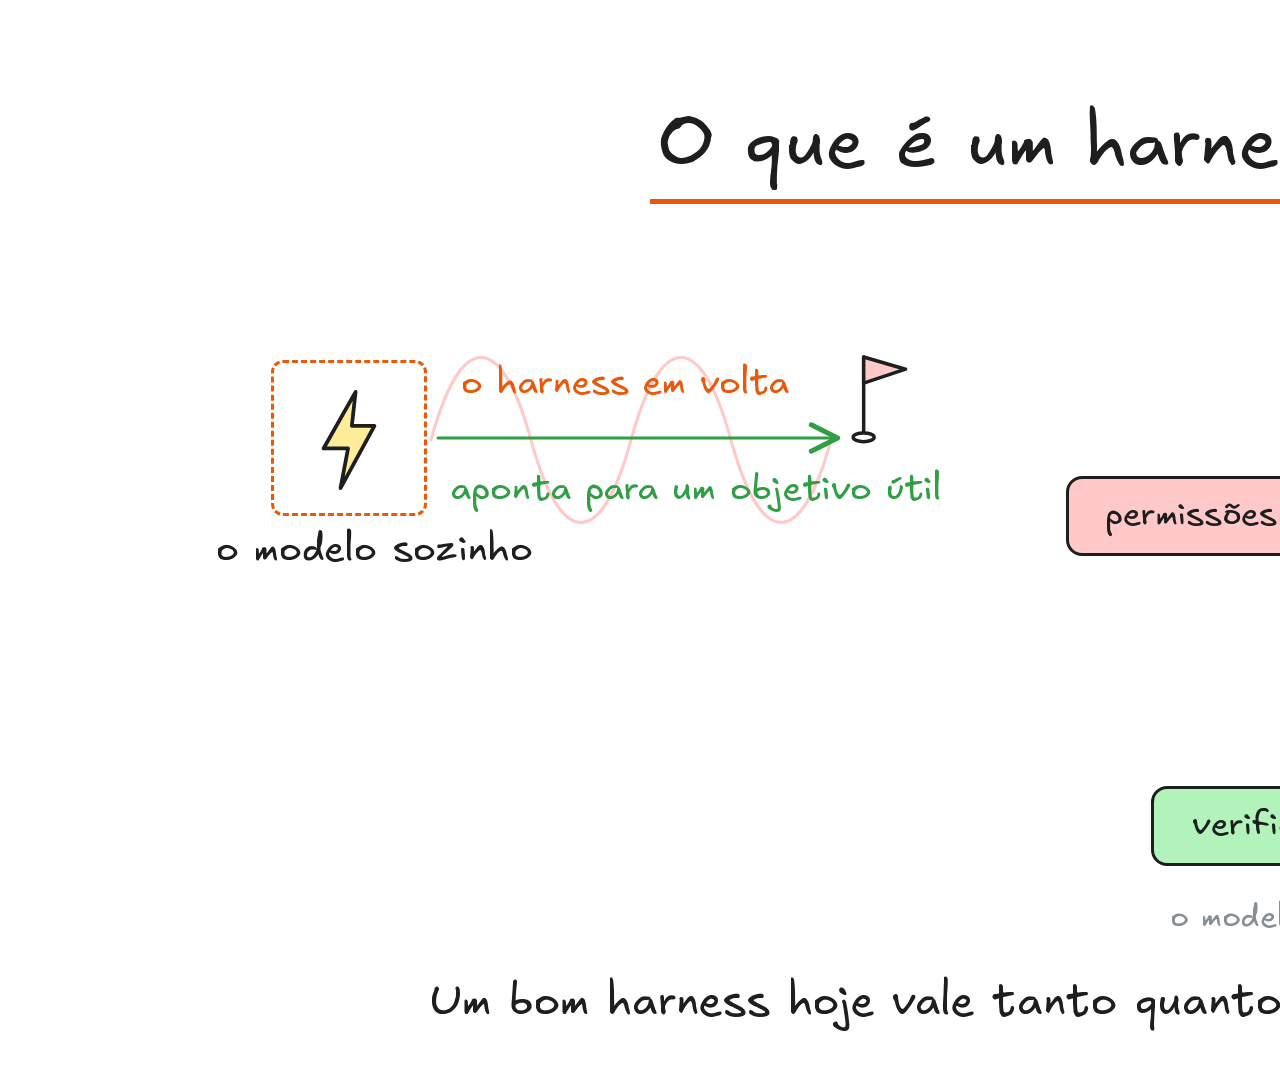
<file: ferramentas/telas_pt/exemplo-04-o-que-e-harness.html>
<!doctype html><html lang="pt-BR"><head><meta charset="utf-8"><link rel="stylesheet" href="base.css"></head><body><div id="st">
<div class="title u-orange"><span>O que é um harness?</span></div>

<svg class="ov" data-step="1" data-ate="1"><path d="M330 440 C360 330 400 330 430 440 S500 550 530 440 S600 330 630 440 S700 550 730 440 S800 330 830 400" style="stroke:#e03131;stroke-width:4"/></svg>
<div class="t r" style="left:500px;top:610px" data-step="1" data-ate="1">potente, mas sem controle</div>
<svg class="ov" data-step="2"><path d="M365 440 C395 330 435 330 465 440 S535 550 565 440 S635 330 665 440 S735 550 765 440" style="stroke:#ffc9c9;stroke-width:3"/></svg>
<i class="ic" data-i="bolt" data-s="66" data-h="104" style="left:250px;top:388px" data-step="1"></i>
<div class="t" style="left:150px;top:528px;font-size:38px" data-step="1">o modelo sozinho</div>
<div class="a" style="left:205px;top:360px;width:156px;height:156px;border:3px dashed #e8590c;border-radius:12px" data-step="2"></div>
<div class="t o" style="left:395px;top:362px;font-size:36px" data-step="2">o harness em volta</div>
<svg class="ov" data-step="2"><path d="M372 438 H770" class="gl" marker-end="url(#ag)"/></svg>
<i class="ic" data-i="flag" data-s="62" data-h="96" style="left:785px;top:350px" data-step="2"></i>
<div class="t g" style="left:385px;top:468px;font-size:36px" data-step="2">aponta para um objetivo útil</div>

<svg class="ov" data-step="3"><g class="gyl"><path d="M1385 385 V520"/><path d="M1240 552 L1290 575"/><path d="M1530 552 L1490 572"/><path d="M1255 785 L1315 655"/><path d="M1520 785 L1455 655"/></g></svg>
<div class="b y" style="left:1265px;top:300px;width:240px;height:80px" data-step="3">contexto</div>
<div class="b pk" style="left:1000px;top:476px;width:250px;height:80px" data-step="3">permissões</div>
<div class="b bl" style="left:1525px;top:476px;width:240px;height:80px" data-step="3">memória</div>
<div class="b gr" style="left:1085px;top:786px;width:260px;height:80px" data-step="3">verificação</div>
<div class="b or" style="left:1435px;top:786px;width:260px;height:80px" data-step="3">ferramentas</div>
<i class="ic" data-i="brain" data-s="214" data-h="150" style="left:1278px;top:518px" data-step="3"></i>
<div class="t c" style="left:1385px;top:612px;font-size:31px" data-step="3">modelo</div>
<div class="t mut c" style="left:1385px;top:900px;font-size:31px" data-step="3">o modelo no meio, o harness em volta</div>
<div class="foot" style="top:975px" data-step="4">Um bom harness hoje vale tanto quanto um bom modelo.</div>
</div><script src="base.js"></script></body></html>
</file>
<file: ferramentas/telas_pt/base.css>
@font-face { font-family: 'Excali'; src: url('Excalifont.woff2') format('woff2'); }
* { box-sizing: border-box; margin: 0; padding: 0; }
html, body { width: 2052px; height: 1080px; background: #fff; overflow: hidden; }
body { font-family: 'Excali', 'Comic Sans MS', cursive; color: #1e1e1e; }
#st { position: absolute; left: 66px; top: 0; width: 1920px; height: 1080px; }
.title { position: absolute; left: 0; right: 0; top: 108px; text-align: center; font-size: 74px; line-height: 1; }
.title span { display: inline-block; padding: 0 8px 22px; background-repeat: no-repeat; background-position: 0 100%; background-size: 100% 5px; }
.u-teal span { background-image: linear-gradient(#1c7c8c,#1c7c8c); }
.u-violet span { background-image: linear-gradient(#6741d9,#6741d9); }
.u-orange span { background-image: linear-gradient(#e8590c,#e8590c); }
.u-green span { background-image: linear-gradient(#2f9e44,#2f9e44); }
.u-amber span { background-image: linear-gradient(#f08c00,#f08c00); }
.u-red span { background-image: linear-gradient(#e03131,#e03131); }
.u-pink span { background-image: linear-gradient(#c2255c,#c2255c); }
.a { position: absolute; }
.b { position: absolute; border: 3px solid #1e1e1e; border-radius: 16px; display: flex; align-items: center; justify-content: center; text-align: center; font-size: 34px; line-height: 1.15; background: #fff; padding: 4px 14px; white-space: nowrap; }
.sq { border-radius: 6px; }
.y { background: #ffec99; } .bl { background: #a5d8ff; } .pk { background: #ffc9c9; } .gr { background: #b2f2bb; }
.or { background: #ffd8a8; } .vi { background: #d0bfff; } .gy { background: #f1f3f5; } .tq { background: #96f2d7; }
.t { position: absolute; font-size: 34px; line-height: 1.2; white-space: nowrap; }
.c { text-align: center; transform: translateX(-50%); }
.mut { color: #868e96; } .g { color: #2f9e44; } .r { color: #e03131; } .o { color: #e8590c; } .v { color: #5f3dc4; } .bu { color: #1971c2; } .te { color: #0c8599; }
.foot { position: absolute; left: 0; right: 0; top: 965px; text-align: center; font-size: 44px; }
.mono { font-family: 'DejaVu Sans Mono', monospace; font-size: 27px; }
svg.ov { position: absolute; left: 0; top: 0; width: 1920px; height: 1080px; overflow: visible; }
svg.ov path, svg.ov line { fill: none; stroke: #1e1e1e; stroke-width: 3; stroke-linecap: round; stroke-linejoin: round; }
svg.ov .gl { stroke: #2f9e44; } svg.ov .gyl { stroke: #adb5bd; } svg.ov .bul { stroke: #1971c2; }
svg.ic { position: absolute; overflow: visible; }
svg.ov ellipse { fill: none; stroke: #1e1e1e; stroke-width: 3; }
svg.ov rect, svg.ov circle { fill: #fff; stroke: #1e1e1e; stroke-width: 3; }
</file>
